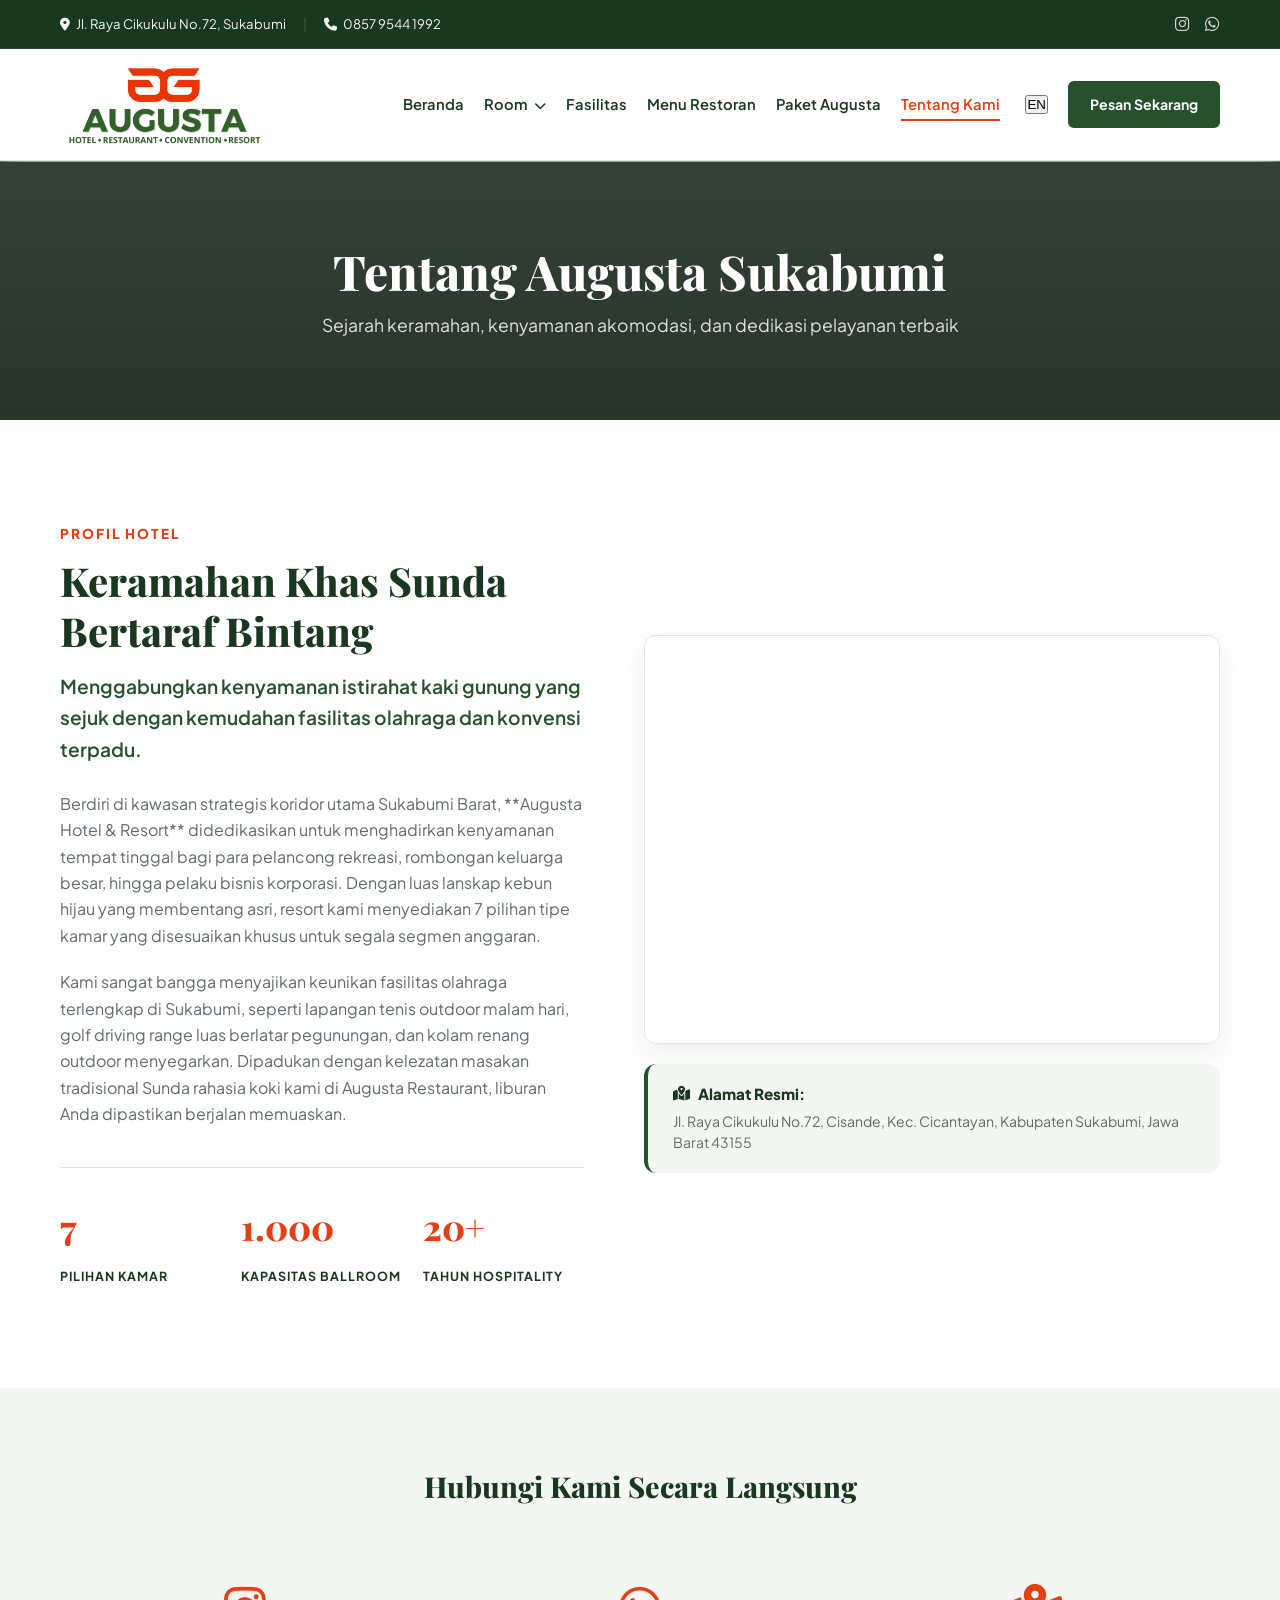
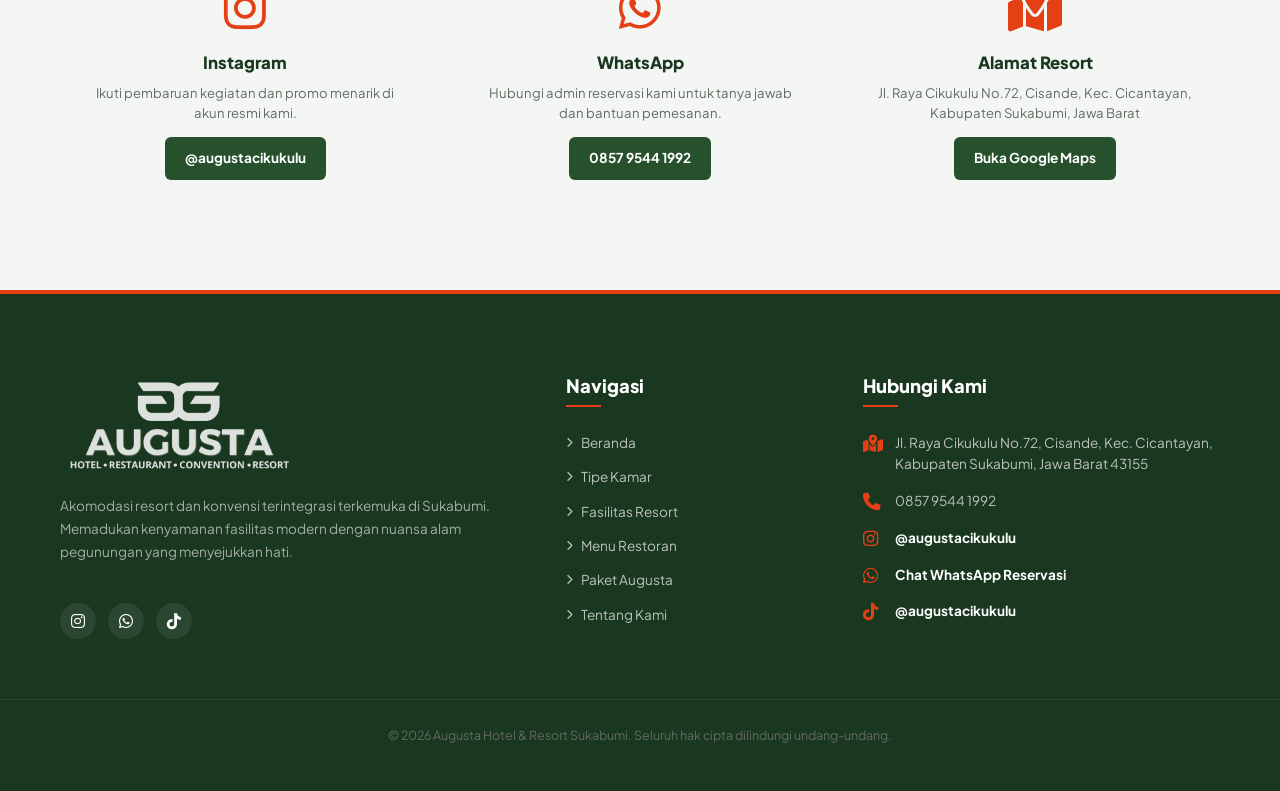
<file: about.html>
<!DOCTYPE html>
<html lang="id">
<head>
    <meta charset="UTF-8">
    <meta name="viewport" content="width=device-width, initial-scale=1.0">
    <title>Tentang Kami - Augusta Hotel & Resort</title>
    <meta name="description" content="Ketahui lebih dalam tentang sejarah, nilai hospitality Sunda, profil manajemen, dan lokasi strategis Augusta Hotel & Resort Sukabumi.">
    <link rel="icon" type="image/png" href="images/ag.png">
    
    <!-- Google Fonts & FontAwesome -->
    <link rel="preconnect" href="https://fonts.googleapis.com">
    <link rel="preconnect" href="https://fonts.gstatic.com" crossorigin>
    <link href="https://fonts.googleapis.com/css2?family=Playfair+Display:ital,wght@0,400..900;1,400..900&family=Plus+Jakarta+Sans:wght@300;400;500;600;700;800&display=swap" rel="stylesheet">
    <link rel="stylesheet" href="https://cdnjs.cloudflare.com/ajax/libs/font-awesome/6.4.0/css/all.min.css">
    
    <!-- Style CSS -->
    <link rel="stylesheet" href="style.css">
    
    <script>
        (function() {
            const savedLang = localStorage.getItem('augusta-lang');
            if (savedLang === 'en') {
                document.documentElement.classList.add('lang-en-active');
            }
        })();
    </script>
</head>
<body>

    <!-- Top Info Bar -->
    <div class="top-bar">
        <div class="container top-bar-content">
            <div class="top-info-left">
                <span><i class="fa-solid fa-location-dot"></i> Jl. Raya Cikukulu No.72, Sukabumi</span>
                <span class="separator">|</span>
                <span><i class="fa-solid fa-phone"></i> 0857 9544 1992</span>
            </div>
            <div class="top-info-right">
                <a href="https://www.instagram.com/augustacikukulu/" target="_blank" aria-label="Instagram"><i class="fa-brands fa-instagram"></i></a>
                <a href="https://wa.me/6285795441992" target="_blank" aria-label="WhatsApp"><i class="fa-brands fa-whatsapp"></i></a>
            </div>
        </div>
    </div>

    <!-- Sticky Header & Navbar -->
    <header class="main-header">
        <div class="container header-container">
            <a href="index.html" class="logo-container" aria-label="Augusta Hotel Home">
                <img src="images/Augusta Sukabumi.png" data-fallback="images/Augusta-Sukabumi.png" alt="Augusta Hotel Logo" class="hotel-logo-img">
            </a>

            <button class="mobile-nav-toggle" aria-label="Toggle navigation" aria-controls="primary-navigation" aria-expanded="false">
                <span class="hamburger-bar"></span>
                <span class="hamburger-bar"></span>
                <span class="hamburger-bar"></span>
            </button>

            <!-- Navigation Links -->
            <nav id="primary-navigation" class="navbar">
                <ul class="nav-menu">
                    <li class="nav-item"><a href="index.html" class="nav-link"><span class="lang-id">Beranda</span><span class="lang-en">Home</span></a></li>
                    <li class="nav-item dropdown">
                        <a href="rooms.html" class="nav-link dropdown-toggle"><span class="lang-id">Room</span><span class="lang-en">Room</span> <i class="fa-solid fa-chevron-down"></i></a>
                        <ul class="dropdown-menu">
                            <li><a href="rooms.html"><span class="lang-id">Semua Kamar (Lihat Semua)</span><span class="lang-en">All Rooms (View All)</span></a></li>
                            <li><a href="rooms.html?room=Suite">Suite Room</a></li>
                            <li><a href="rooms.html?room=Glamping">Glamping Room</a></li>
                            <li><a href="rooms.html?room=VIP">VIP Room</a></li>
                            <li><a href="rooms.html?room=Deluxe 1">Deluxe 1</a></li>
                            <li><a href="rooms.html?room=Deluxe 2">Deluxe 2</a></li>
                            <li><a href="rooms.html?room=Superior">Superior Room</a></li>
                            <li><a href="rooms.html?room=Standard">Standard Room</a></li>
                        </ul>
                    </li>
                    <li class="nav-item"><a href="facilities.html" class="nav-link"><span class="lang-id">Fasilitas</span><span class="lang-en">Facilities</span></a></li>
                    <li class="nav-item"><a href="restaurant.html" class="nav-link"><span class="lang-id">Menu Restoran</span><span class="lang-en">Restaurant</span></a></li>
                    <li class="nav-item"><a href="booking.html#paket" class="nav-link"><span class="lang-id">Paket Augusta</span><span class="lang-en">Packages</span></a></li>
                    <li class="nav-item"><a href="about.html" class="nav-link active"><span class="lang-id">Tentang Kami</span><span class="lang-en">About Us</span></a></li>
                </ul>
                
                <!-- Language Switcher -->
                <div class="nav-controls">
                    <button class="lang-toggle-btn" onclick="toggleLanguage()" aria-label="Toggle Language">
                        <span class="lang-id">EN</span>
                        <span class="lang-en">ID</span>
                    </button>
                </div>
                
                <a href="booking.html" class="btn btn-primary nav-cta"><span class="lang-id">Pesan Sekarang</span><span class="lang-en">Book Now</span></a>
            </nav>
        </div>
    </header>

    <!-- Header Banner -->
    <section class="page-header-banner" style="background-image: linear-gradient(rgba(28, 43, 31, 0.6), rgba(28, 43, 31, 0.8)), url('https://images.unsplash.com/photo-1540541338287-41700207dee6?auto=format&fit=crop&w=1920&q=80');">
        <div class="container">
            <h1><span class="lang-id">Tentang Augusta Sukabumi</span><span class="lang-en">About Augusta Sukabumi</span></h1>
            <p><span class="lang-id">Sejarah keramahan, kenyamanan akomodasi, dan dedikasi pelayanan terbaik</span><span class="lang-en">A history of hospitality, accommodation comfort, and dedicated quality services</span></p>
        </div>
    </section>

    <!-- About Content Grid -->
    <section class="about-section section-padding" id="about-details">
        <div class="container">
            <div class="about-grid">
                <div class="about-text-content">
                    <span class="section-tag"><span class="lang-id">Profil Hotel</span><span class="lang-en">Hotel Profile</span></span>
                    <h2 class="section-title">
                        <span class="lang-id">Keramahan Khas Sunda Bertaraf Bintang</span>
                        <span class="lang-en">Star-Quality Traditional Sundanese Hospitality</span>
                    </h2>
                    <p class="about-lead">
                        <span class="lang-id">Menggabungkan kenyamanan istirahat kaki gunung yang sejuk dengan kemudahan fasilitas olahraga dan konvensi terpadu.</span>
                        <span class="lang-en">Combining cool foothill lodging comforts with comprehensive sports and integrated convention hall amenities.</span>
                    </p>
                    <p class="lang-id">
                        Berdiri di kawasan strategis koridor utama Sukabumi Barat, **Augusta Hotel & Resort** didedikasikan untuk menghadirkan kenyamanan tempat tinggal bagi para pelancong rekreasi, rombongan keluarga besar, hingga pelaku bisnis korporasi. Dengan luas lanskap kebun hijau yang membentang asri, resort kami menyediakan 7 pilihan tipe kamar yang disesuaikan khusus untuk segala segmen anggaran.
                    </p>
                    <p class="lang-en">
                        Established in the strategic corridor of West Sukabumi, **Augusta Hotel & Resort** is dedicated to providing comfort for leisure travelers, family groups, and corporate business guests. Spanning green garden landscapes, our resort provides 7 choices of room tiers tailor-made for all budget ranges.
                    </p>
                    <p class="lang-id">
                        Kami sangat bangga menyajikan keunikan fasilitas olahraga terlengkap di Sukabumi, seperti lapangan tenis outdoor malam hari, golf driving range luas berlatar pegunungan, dan kolam renang outdoor menyegarkan. Dipadukan dengan kelezatan masakan tradisional Sunda rahasia koki kami di Augusta Restaurant, liburan Anda dipastikan berjalan memuaskan.
                    </p>
                    <p class="lang-en">
                        We take great pride in presenting the most comprehensive sports facilities in Sukabumi, including outdoor night-tennis courts, a golf driving range with mountain vistas, and refreshing pools. Blended with delicious secret-recipe Sundanese food at Augusta Restaurant, your vacation is guaranteed to be satisfying.
                    </p>

                    <!-- Stats Grid -->
                    <div class="about-stats-grid">
                        <div class="stat-card">
                            <span class="stat-num">7</span>
                            <span class="stat-label"><span class="lang-id">Pilihan Kamar</span><span class="lang-en">Room Options</span></span>
                        </div>
                        <div class="stat-card">
                            <span class="stat-num">1.000</span>
                            <span class="stat-label"><span class="lang-id">Kapasitas Ballroom</span><span class="lang-en">Ballroom Capacity</span></span>
                        </div>
                        <div class="stat-card">
                            <span class="stat-num">20+</span>
                            <span class="lang-id"><span class="stat-label">Tahun Hospitality</span></span>
                            <span class="lang-en"><span class="stat-label">Years Hospitality</span></span>
                        </div>
                    </div>
                </div>
                
                <div class="about-media-content">
                    <!-- Map Iframe -->
                    <div class="map-wrapper">
                        <iframe 
                            src="https://www.google.com/maps/embed?pb=!1m18!1m12!1m3!1d3960.9168916301323!2d106.86314357589632!3d-6.899351093100067!2m3!1f0!2f0!3f0!3m2!1i1024!2i768!4f13.1!3m3!1m2!1s0x2e68370df33100db%3A0xe6bf448fdb09e46a!2sAugusta%20Hotel!5e0!3m2!1sid!2sid!4v1719210000000!5m2!1sid!2sid" 
                            width="100%" 
                            height="400" 
                            style="border:0;" 
                            allowfullscreen="" 
                            loading="lazy" 
                            referrerpolicy="no-referrer-when-downgrade"
                            title="Peta Lokasi Augusta Hotel Sukabumi">
                        </iframe>
                    </div>
                    <div class="location-details-box">
                        <h4><i class="fa-solid fa-map-location-dot"></i> <span class="lang-id">Alamat Resmi:</span><span class="lang-en">Official Address:</span></h4>
                        <p>Jl. Raya Cikukulu No.72, Cisande, Kec. Cicantayan, Kabupaten Sukabumi, Jawa Barat 43155</p>
                    </div>
                </div>
            </div>
        </div>
    </section>

    <!-- Contacts details -->
    <section class="section-padding bg-light" style="padding: 80px 0;">
        <div class="container">
            <h3 class="other-facilities-title text-center" style="margin-bottom: 50px;">
                <span class="lang-id">Hubungi Kami Secara Langsung</span>
                <span class="lang-en">Connect With Us Directly</span>
            </h3>
            
            <div class="other-facilities-grid" style="grid-template-columns: repeat(3, 1fr);">
                <!-- Instagram -->
                <div class="other-facility-card">
                    <i class="fa-brands fa-instagram" style="font-size: 3rem;"></i>
                    <h4>Instagram</h4>
                    <p><span class="lang-id">Ikuti pembaruan kegiatan dan promo menarik di akun resmi kami.</span><span class="lang-en">Follow our official account for updates, events, and promo details.</span></p>
                    <a href="https://www.instagram.com/augustacikukulu/" target="_blank" class="btn btn-primary btn-sm" style="margin-top: 15px;">@augustacikukulu</a>
                </div>
                
                <!-- WhatsApp -->
                <div class="other-facility-card">
                    <i class="fa-brands fa-whatsapp" style="font-size: 3rem;"></i>
                    <h4>WhatsApp</h4>
                    <p><span class="lang-id">Hubungi admin reservasi kami untuk tanya jawab dan bantuan pemesanan.</span><span class="lang-en">Chat with our reservation admins for inquiries and booking help.</span></p>
                    <a href="https://wa.me/6285795441992" target="_blank" class="btn btn-primary btn-sm" style="margin-top: 15px;">0857 9544 1992</a>
                </div>

                <!-- Alamat -->
                <div class="other-facility-card">
                    <i class="fa-solid fa-map-location-dot" style="font-size: 3rem;"></i>
                    <h4><span class="lang-id">Alamat Resort</span><span class="lang-en">Resort Address</span></h4>
                    <p><span class="lang-id">Jl. Raya Cikukulu No.72, Cisande, Kec. Cicantayan, Kabupaten Sukabumi, Jawa Barat</span><span class="lang-en">Jl. Raya Cikukulu No.72, Cisande, Kec. Cicantayan, Sukabumi Regency, West Java</span></p>
                    <a href="https://maps.google.com/?q=Augusta+Hotel+Sukabumi" target="_blank" class="btn btn-primary btn-sm" style="margin-top: 15px;"><span class="lang-id">Buka Google Maps</span><span class="lang-en">Open Google Maps</span></a>
                </div>
            </div>
        </div>
    </section>

     <!-- Footer -->
    <footer class="main-footer">
        <div class="container footer-grid">
            <div class="footer-brand-column">
                <img src="images/Augusta Sukabumi.png" data-fallback="images/Augusta Sukabumi.png" alt="Augusta Hotel Logo" class="hotel-logo-img">
                <p class="footer-about-text">
                    <span class="lang-id">Akomodasi resort dan konvensi terintegrasi terkemuka di Sukabumi. Memadukan kenyamanan fasilitas modern dengan nuansa alam pegunungan yang menyejukkan hati.</span>
                    <span class="lang-en">A leading integrated resort and convention accommodation in Sukabumi. Blending modern facility comforts with a soothing mountain nature vibe.</span>
                </p>
                <div class="footer-socials">
                    <a href="https://www.instagram.com/augustacikukulu/" target="_blank" aria-label="Instagram"><i class="fa-brands fa-instagram"></i></a>
                    <a href="https://wa.me/6285795441992" target="_blank" aria-label="WhatsApp"><i class="fa-brands fa-whatsapp"></i></a>
                    <a href="https://www.tiktok.com/@augustacikukulu" target="_blank" aria-label="Tiktok"><i class="fa-brands fa-tiktok"></i></a>
                </div>
            </div>

            <!-- Quick Links -->
            <div class="footer-links-column">
                <h3>Navigasi</h3>
                <ul class="footer-links">
                    <li><a href="index.html"><i class="fa-solid fa-chevron-right"></i> <span class="lang-id">Beranda</span><span class="lang-en">Home</span></a></li>
                    <li><a href="rooms.html"><i class="fa-solid fa-chevron-right"></i> <span class="lang-id">Tipe Kamar</span><span class="lang-en">Room Tiers</span></a></li>
                    <li><a href="facilities.html"><i class="fa-solid fa-chevron-right"></i> <span class="lang-id">Fasilitas Resort</span><span class="lang-en">Resort Facilities</span></a></li>
                    <li><a href="restaurant.html"><i class="fa-solid fa-chevron-right"></i> <span class="lang-id">Menu Restoran</span><span class="lang-en">Restaurant Menu</span></a></li>
                    <li><a href="booking.html#paket"><i class="fa-solid fa-chevron-right"></i> <span class="lang-id">Paket Augusta</span><span class="lang-en">Special Packages</span></a></li>
                    <li><a href="about.html"><i class="fa-solid fa-chevron-right"></i> <span class="lang-id">Tentang Kami</span><span class="lang-en">About Us</span></a></li>
                </ul>
            </div>

            <!-- Contact Column -->
            <div class="footer-contact-column">
                <h3>Hubungi Kami</h3>
                <ul class="footer-contact-info">
                    <li>
                        <i class="fa-solid fa-map-location-dot"></i>
                        <span>Jl. Raya Cikukulu No.72, Cisande, Kec. Cicantayan, Kabupaten Sukabumi, Jawa Barat 43155</span>
                    </li>
                    <li>
                        <i class="fa-solid fa-phone"></i>
                        <span>0857 9544 1992</span>
                    </li>
                    <li>
                        <i class="fa-brands fa-instagram"></i>
                        <span><a href="https://www.instagram.com/augustacikukulu/" target="_blank" class="footer-link-highlight">@augustacikukulu</a></span>
                    </li>
                    <li>
                        <i class="fa-brands fa-whatsapp"></i>
                        <span><a href="https://wa.me/6285795441992" target="_blank" class="footer-link-highlight">Chat WhatsApp Reservasi</a></span>
                    </li>
                    <li>
                        <i class="fa-brands fa-tiktok"></i>
                        <span><a href="https://www.tiktok.com/@augustacikukulu" target="_blank" class="footer-link-highlight">@augustacikukulu</a></span>
                    </li>
                </ul>
            </div>
        </div>

        <!-- Copyright -->
        <div class="footer-bottom text-center">
            <div class="container">
                <p>&copy; 2026 Augusta Hotel & Resort Sukabumi. <span class="lang-id">Seluruh hak cipta dilindungi undang-undang.</span><span class="lang-en">All rights reserved.</span></p>
            </div>
        </div>
    </footer>

    <!-- Script JS -->
    <script src="script.js"></script>
</body>
</html>
</file>
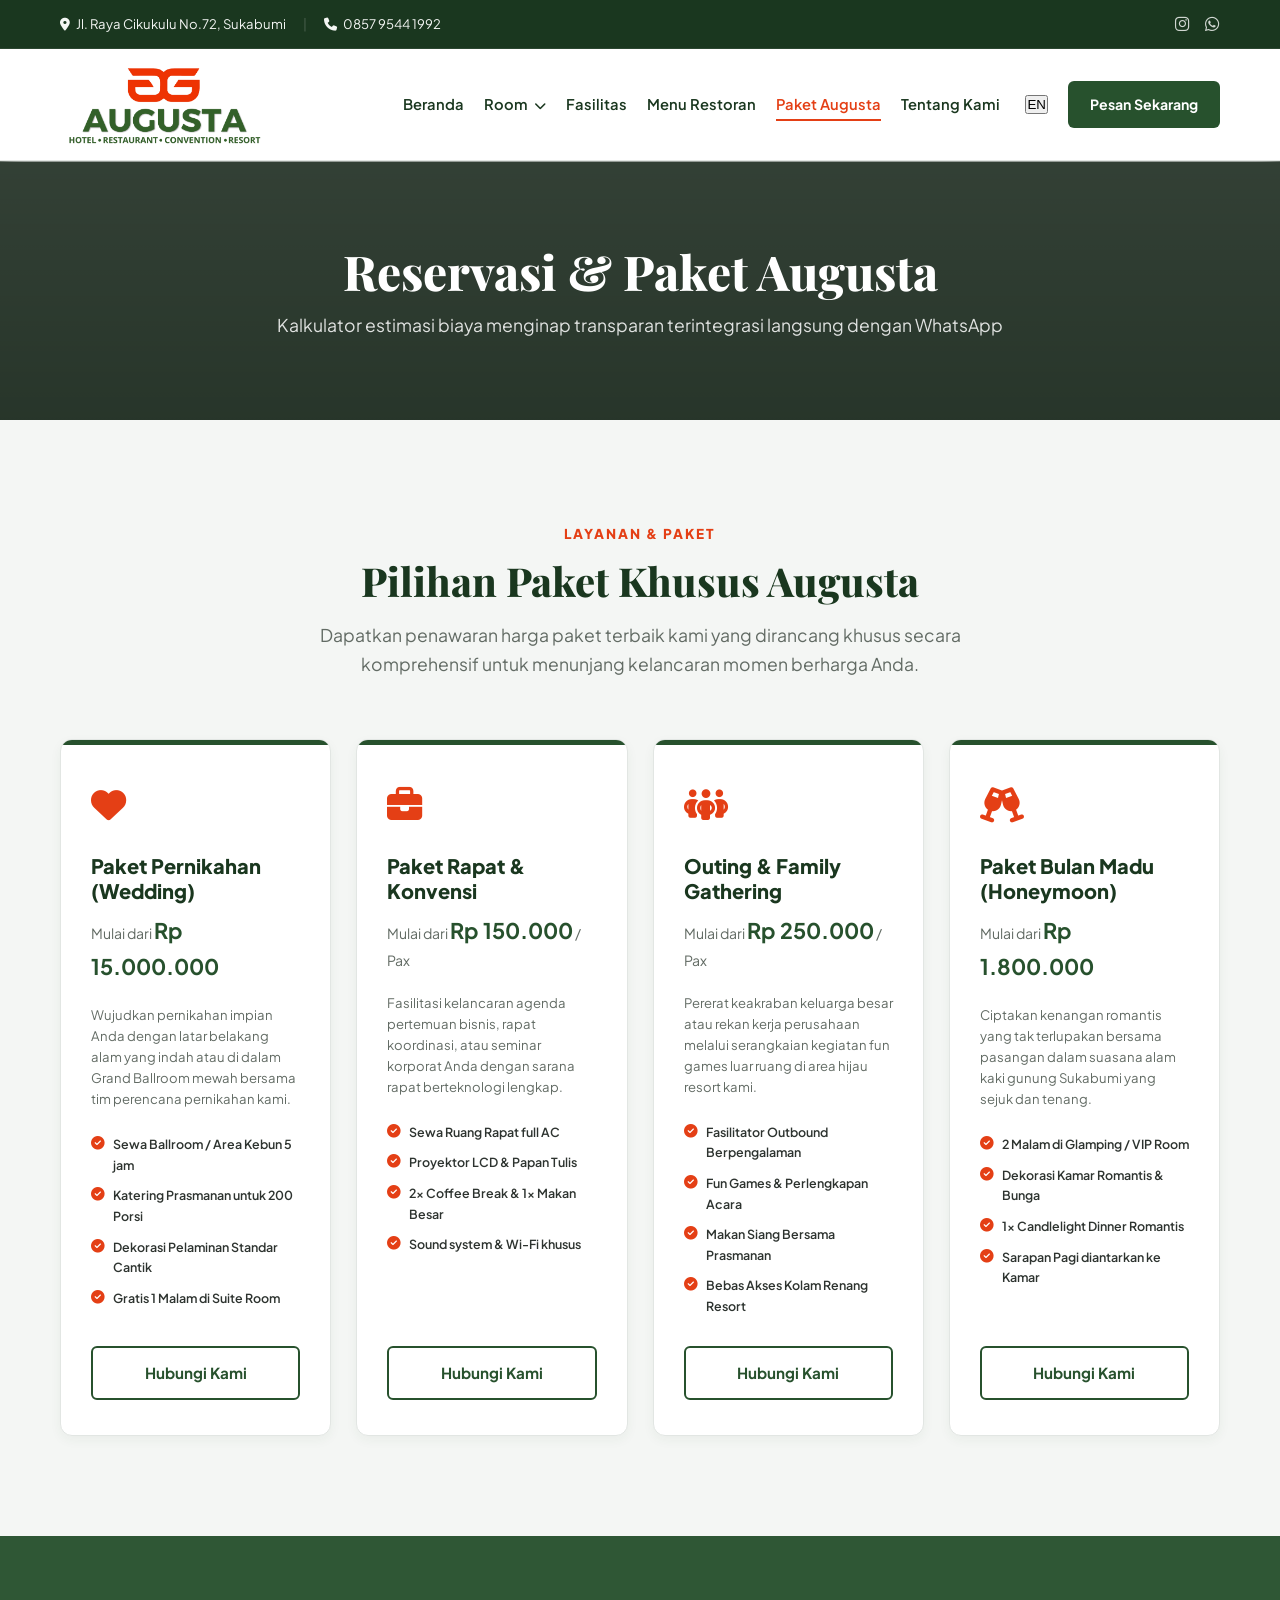
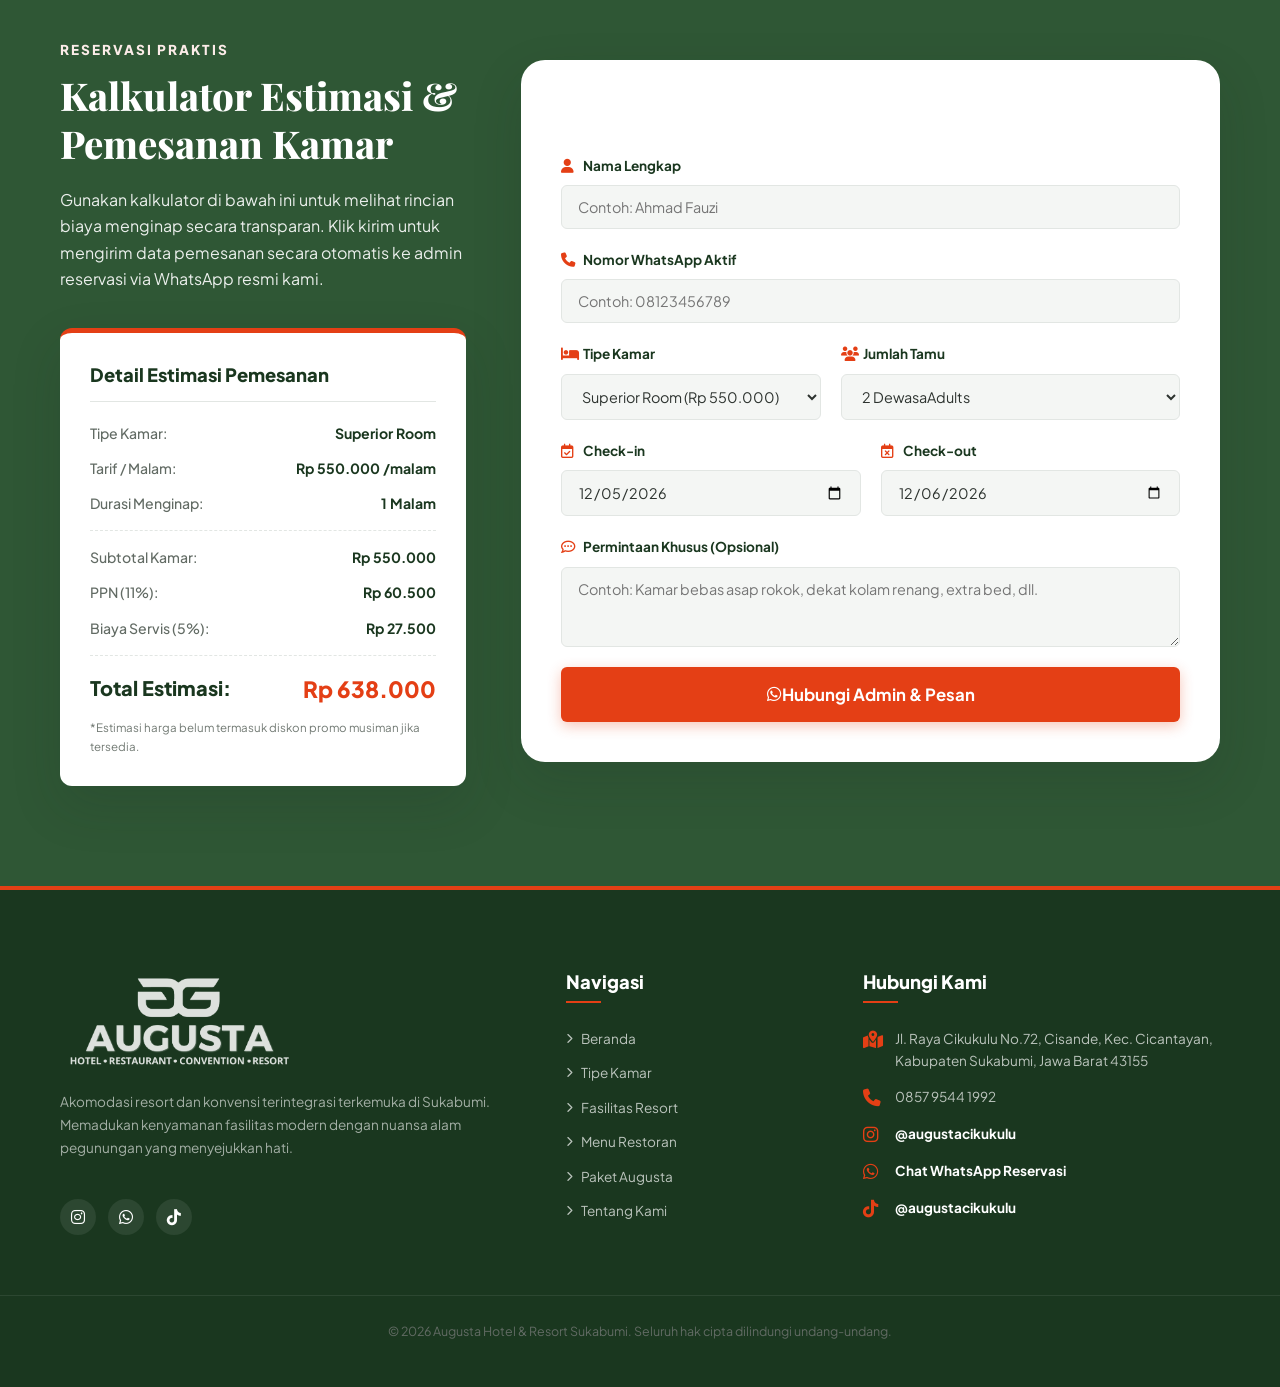
<file: booking.html>
<!DOCTYPE html>
<html lang="id">
<head>
    <meta charset="UTF-8">
    <meta name="viewport" content="width=device-width, initial-scale=1.0">
    <title>Reservasi & Paket - Augusta Hotel & Resort</title>
    <meta name="description" content="Gunakan kalkulator estimasi biaya untuk menghitung harga menginap di Augusta Hotel Sukabumi dan kirim pemesanan langsung lewat WhatsApp secara cepat.">
    <link rel="icon" type="image/png" href="images/ag.png">
    
    <!-- Google Fonts & FontAwesome -->
    <link rel="preconnect" href="https://fonts.googleapis.com">
    <link rel="preconnect" href="https://fonts.gstatic.com" crossorigin>
    <link href="https://fonts.googleapis.com/css2?family=Playfair+Display:ital,wght@0,400..900;1,400..900&family=Plus+Jakarta+Sans:wght@300;400;500;600;700;800&display=swap" rel="stylesheet">
    <link rel="stylesheet" href="https://cdnjs.cloudflare.com/ajax/libs/font-awesome/6.4.0/css/all.min.css">
    
    <!-- Style CSS -->
    <link rel="stylesheet" href="style.css">
    
    <script>
        (function() {
            const savedLang = localStorage.getItem('augusta-lang');
            if (savedLang === 'en') {
                document.documentElement.classList.add('lang-en-active');
            }
        })();
    </script>
</head>
<body>

    <!-- Top Info Bar -->
    <div class="top-bar">
        <div class="container top-bar-content">
            <div class="top-info-left">
                <span><i class="fa-solid fa-location-dot"></i> Jl. Raya Cikukulu No.72, Sukabumi</span>
                <span class="separator">|</span>
                <span><i class="fa-solid fa-phone"></i> 0857 9544 1992</span>
            </div>
            <div class="top-info-right">
                <a href="https://www.instagram.com/augustacikukulu/" target="_blank" aria-label="Instagram"><i class="fa-brands fa-instagram"></i></a>
                <a href="https://wa.me/6285795441992" target="_blank" aria-label="WhatsApp"><i class="fa-brands fa-whatsapp"></i></a>
            </div>
        </div>
    </div>

    <!-- Sticky Header & Navbar -->
    <header class="main-header">
        <div class="container header-container">
            <a href="index.html" class="logo-container" aria-label="Augusta Hotel Home">
                <img src="images/Augusta Sukabumi.png" data-fallback="images/Augusta-Sukabumi.png" alt="Augusta Hotel Logo" class="hotel-logo-img">
            </a>

            <button class="mobile-nav-toggle" aria-label="Toggle navigation" aria-controls="primary-navigation" aria-expanded="false">
                <span class="hamburger-bar"></span>
                <span class="hamburger-bar"></span>
                <span class="hamburger-bar"></span>
            </button>

            <!-- Navigation Links -->
            <nav id="primary-navigation" class="navbar">
                <ul class="nav-menu">
                    <li class="nav-item"><a href="index.html" class="nav-link"><span class="lang-id">Beranda</span><span class="lang-en">Home</span></a></li>
                    <li class="nav-item dropdown">
                        <a href="rooms.html" class="nav-link dropdown-toggle"><span class="lang-id">Room</span><span class="lang-en">Room</span> <i class="fa-solid fa-chevron-down"></i></a>
                        <ul class="dropdown-menu">
                            <li><a href="rooms.html"><span class="lang-id">Semua Kamar (Lihat Semua)</span><span class="lang-en">All Rooms (View All)</span></a></li>
                            <li><a href="rooms.html?room=Suite">Suite Room</a></li>
                            <li><a href="rooms.html?room=Glamping">Glamping Room</a></li>
                            <li><a href="rooms.html?room=VIP">VIP Room</a></li>
                            <li><a href="rooms.html?room=Deluxe 1">Deluxe 1</a></li>
                            <li><a href="rooms.html?room=Deluxe 2">Deluxe 2</a></li>
                            <li><a href="rooms.html?room=Superior">Superior Room</a></li>
                            <li><a href="rooms.html?room=Standard">Standard Room</a></li>
                        </ul>
                    </li>
                    <li class="nav-item"><a href="facilities.html" class="nav-link"><span class="lang-id">Fasilitas</span><span class="lang-en">Facilities</span></a></li>
                    <li class="nav-item"><a href="restaurant.html" class="nav-link"><span class="lang-id">Menu Restoran</span><span class="lang-en">Restaurant</span></a></li>
                    <li class="nav-item"><a href="booking.html#paket" class="nav-link active"><span class="lang-id">Paket Augusta</span><span class="lang-en">Packages</span></a></li>
                    <li class="nav-item"><a href="about.html" class="nav-link"><span class="lang-id">Tentang Kami</span><span class="lang-en">About Us</span></a></li>
                </ul>
                
                <!-- Language Switcher -->
                <div class="nav-controls">
                    <button class="lang-toggle-btn" onclick="toggleLanguage()" aria-label="Toggle Language">
                        <span class="lang-id">EN</span>
                        <span class="lang-en">ID</span>
                    </button>
                </div>
                
                <a href="booking.html" class="btn btn-primary nav-cta active"><span class="lang-id">Pesan Sekarang</span><span class="lang-en">Book Now</span></a>
            </nav>
        </div>
    </header>

    <!-- Header Banner -->
    <section class="page-header-banner" style="background-image: linear-gradient(rgba(28, 43, 31, 0.6), rgba(28, 43, 31, 0.8)), url('https://images.unsplash.com/photo-1582719478250-c89cae4dc85b?auto=format&fit=crop&w=1920&q=80');">
        <div class="container">
            <h1><span class="lang-id">Reservasi & Paket Augusta</span><span class="lang-en">Reservations & Packages</span></h1>
            <p><span class="lang-id">Kalkulator estimasi biaya menginap transparan terintegrasi langsung dengan WhatsApp</span><span class="lang-en">Transparent booking cost calculator integrated directly with WhatsApp</span></p>
        </div>
    </section>

    <!-- Section 1: Special Packages (Paket Augusta) -->
    <section class="packages-section section-padding bg-light" id="paket">
        <div class="container">
            <div class="section-header text-center">
                <span class="section-tag"><span class="lang-id">Layanan & Paket</span><span class="lang-en">Services & Packages</span></span>
                <h2 class="section-title"><span class="lang-id">Pilihan Paket Khusus Augusta</span><span class="lang-en">Augusta Special Packages</span></h2>
                <p class="section-subtitle">
                    <span class="lang-id">Dapatkan penawaran harga paket terbaik kami yang dirancang khusus secara komprehensif untuk menunjang kelancaran momen berharga Anda.</span>
                    <span class="lang-en">Get our best special packages comprehensively tailored to ensure the success of your precious moments.</span>
                </p>
            </div>

            <!-- Packages Grid -->
            <div class="packages-grid">
                <!-- Wedding Package -->
                <div class="package-card animate-hover">
                    <div class="package-icon-container"><i class="fa-solid fa-heart"></i></div>
                    <h3 class="package-title"><span class="lang-id">Paket Pernikahan (Wedding)</span><span class="lang-en">Wedding Package</span></h3>
                    <p class="package-subtitle"><span class="lang-id">Mulai dari</span><span class="lang-en">Starting from</span> <strong>Rp 15.000.000</strong></p>
                    <p class="package-desc">
                        <span class="lang-id">Wujudkan pernikahan impian Anda dengan latar belakang alam yang indah atau di dalam Grand Ballroom mewah bersama tim perencana pernikahan kami.</span>
                        <span class="lang-en">Realize your dream wedding with beautiful nature backdrops or inside our luxurious Grand Ballroom with our planning team.</span>
                    </p>
                    <ul class="package-inclusions">
                        <li><i class="fa-solid fa-circle-check text-accent"></i> <span class="lang-id">Sewa Ballroom / Area Kebun 5 jam</span><span class="lang-en">5-hour Ballroom / Garden Area rental</span></li>
                        <li><i class="fa-solid fa-circle-check text-accent"></i> <span class="lang-id">Katering Prasmanan untuk 200 Porsi</span><span class="lang-en">Buffet Catering for 200 Portions</span></li>
                        <li><i class="fa-solid fa-circle-check text-accent"></i> <span class="lang-id">Dekorasi Pelaminan Standar Cantik</span><span class="lang-en">Beautiful Standard stage decorations</span></li>
                        <li><i class="fa-solid fa-circle-check text-accent"></i> <span class="lang-id">Gratis 1 Malam di Suite Room</span><span class="lang-en">1 Complimentary Night in Suite Room</span></li>
                    </ul>
                    <a href="https://wa.me/6285795441992?text=Halo%20Augusta%20Hotel,%20saya%20tertarik%20dengan%20Paket%20Pernikahan%20(Wedding)." target="_blank" class="btn btn-outline btn-block"><span class="lang-id">Hubungi Kami</span><span class="lang-en">Contact Us</span></a>
                </div>

                <!-- Convention / Meeting Package -->
                <div class="package-card animate-hover">
                    <div class="package-icon-container"><i class="fa-solid fa-briefcase"></i></div>
                    <h3 class="package-title"><span class="lang-id">Paket Rapat & Konvensi</span><span class="lang-en">Meeting & Convention</span></h3>
                    <p class="package-subtitle"><span class="lang-id">Mulai dari</span><span class="lang-en">Starting from</span> <strong>Rp 150.000</strong> / Pax</p>
                    <p class="package-desc">
                        <span class="lang-id">Fasilitasi kelancaran agenda pertemuan bisnis, rapat koordinasi, atau seminar korporat Anda dengan sarana rapat berteknologi lengkap.</span>
                        <span class="lang-en">Facilitate smooth business meetings, coordination sessions, or corporate seminars with fully equipped meeting amenities.</span>
                    </p>
                    <ul class="package-inclusions">
                        <li><i class="fa-solid fa-circle-check text-accent"></i> <span class="lang-id">Sewa Ruang Rapat full AC</span><span class="lang-en">Air-conditioned Meeting Room rental</span></li>
                        <li><i class="fa-solid fa-circle-check text-accent"></i> <span class="lang-id">Proyektor LCD & Papan Tulis</span><span class="lang-en">LCD Projector & Whiteboard systems</span></li>
                        <li><i class="fa-solid fa-circle-check text-accent"></i> <span class="lang-id">2x Coffee Break & 1x Makan Besar</span><span class="lang-en">2x Coffee Breaks & 1x Main Meal</span></li>
                        <li><i class="fa-solid fa-circle-check text-accent"></i> <span class="lang-id">Sound system & Wi-Fi khusus</span><span class="lang-en">Dedicated Sound system & Wi-Fi</span></li>
                    </ul>
                    <a href="https://wa.me/6285795441992?text=Halo%20Augusta%20Hotel,%20saya%20tertarik%20dengan%20Paket%20Rapat%20dan%20Konvensi." target="_blank" class="btn btn-outline btn-block"><span class="lang-id">Hubungi Kami</span><span class="lang-en">Contact Us</span></a>
                </div>

                <!-- Family Outing / Gathering Package -->
                <div class="package-card animate-hover">
                    <div class="package-icon-container"><i class="fa-solid fa-people-group"></i></div>
                    <h3 class="package-title"><span class="lang-id">Outing & Family Gathering</span><span class="lang-en">Outing & Family Gathering</span></h3>
                    <p class="package-subtitle"><span class="lang-id">Mulai dari</span><span class="lang-en">Starting from</span> <strong>Rp 250.000</strong> / Pax</p>
                    <p class="package-desc">
                        <span class="lang-id">Pererat keakraban keluarga besar atau rekan kerja perusahaan melalui serangkaian kegiatan fun games luar ruang di area hijau resort kami.</span>
                        <span class="lang-en">Strengthen bonds between family or colleagues through outdoor fun games in our green resort fields.</span>
                    </p>
                    <ul class="package-inclusions">
                        <li><i class="fa-solid fa-circle-check text-accent"></i> <span class="lang-id">Fasilitator Outbound Berpengalaman</span><span class="lang-en">Experienced Outbound facilitators</span></li>
                        <li><i class="fa-solid fa-circle-check text-accent"></i> <span class="lang-id">Fun Games & Perlengkapan Acara</span><span class="lang-en">Fun Games & Event equipment setup</span></li>
                        <li><i class="fa-solid fa-circle-check text-accent"></i> <span class="lang-id">Makan Siang Bersama Prasmanan</span><span class="lang-en">Shared Buffet Lunch catering</span></li>
                        <li><i class="fa-solid fa-circle-check text-accent"></i> <span class="lang-id">Bebas Akses Kolam Renang Resort</span><span class="lang-en">Free access to the Resort Pool</span></li>
                    </ul>
                    <a href="https://wa.me/6285795441992?text=Halo%20Augusta%20Hotel,%20saya%20tertarik%20dengan%20Paket%20Outing%20dan%20Family%20Gathering." target="_blank" class="btn btn-outline btn-block"><span class="lang-id">Hubungi Kami</span><span class="lang-en">Contact Us</span></a>
                </div>

                <!-- Honeymoon Package -->
                <div class="package-card animate-hover">
                    <div class="package-icon-container"><i class="fa-solid fa-champagne-glasses"></i></div>
                    <h3 class="package-title"><span class="lang-id">Paket Bulan Madu (Honeymoon)</span><span class="lang-en">Honeymoon Package</span></h3>
                    <p class="package-subtitle"><span class="lang-id">Mulai dari</span><span class="lang-en">Starting from</span> <strong>Rp 1.800.000</strong></p>
                    <p class="package-desc">
                        <span class="lang-id">Ciptakan kenangan romantis yang tak terlupakan bersama pasangan dalam suasana alam kaki gunung Sukabumi yang sejuk dan tenang.</span>
                        <span class="lang-en">Create unforgettable romantic memories with your partner in Sukabumi's cool and quiet mountain climate.</span>
                    </p>
                    <ul class="package-inclusions">
                        <li><i class="fa-solid fa-circle-check text-accent"></i> <span class="lang-id">2 Malam di Glamping / VIP Room</span><span class="lang-en">2 Nights in Glamping / VIP Room</span></li>
                        <li><i class="fa-solid fa-circle-check text-accent"></i> <span class="lang-id">Dekorasi Kamar Romantis & Bunga</span><span class="lang-en">Romantic room setups with flowers</span></li>
                        <li><i class="fa-solid fa-circle-check text-accent"></i> <span class="lang-id">1x Candlelight Dinner Romantis</span><span class="lang-en">1x Romantic Candlelight Dinner</span></li>
                        <li><i class="fa-solid fa-circle-check text-accent"></i> <span class="lang-id">Sarapan Pagi diantarkan ke Kamar</span><span class="lang-en">Special Breakfast served in-room</span></li>
                    </ul>
                    <a href="https://wa.me/6285795441992?text=Halo%20Augusta%20Hotel,%20saya%20tertarik%20dengan%20Paket%20Bulan%20Madu%20(Honeymoon)." target="_blank" class="btn btn-outline btn-block"><span class="lang-id">Hubungi Kami</span><span class="lang-en">Contact Us</span></a>
                </div>
            </div>
        </div>
    </section>

    <!-- Section 2: WhatsApp Booking & Estimator -->
    <section class="booking-section section-padding text-white" id="booking">
        <div class="container">
            <div class="booking-grid">
                
                <!-- Booking Info & Calculator -->
                <div class="booking-info-panel">
                    <span class="section-tag-light"><span class="lang-id">Reservasi Praktis</span><span class="lang-en">Easy Reservation</span></span>
                    <h2>
                        <span class="lang-id">Kalkulator Estimasi & Pemesanan Kamar</span>
                        <span class="lang-en">Estimated Cost & Booking Calculator</span>
                    </h2>
                    <p>
                        <span class="lang-id">Gunakan kalkulator di bawah ini untuk melihat rincian biaya menginap secara transparan. Klik kirim untuk mengirim data pemesanan secara otomatis ke admin reservasi via WhatsApp resmi kami.</span>
                        <span class="lang-en">Use the calculator below to view a transparent billing breakdown of your stay. Click submit to automatically send your reservation details to our admin via our official WhatsApp chat.</span>
                    </p>
                    
                    <!-- Billing Receipt Card -->
                    <div class="price-breakdown-card" id="price-breakdown">
                        <h3><span class="lang-id">Detail Estimasi Pemesanan</span><span class="lang-en">Estimated Booking Details</span></h3>
                        
                        <div class="breakdown-row">
                            <span><span class="lang-id">Tipe Kamar:</span><span class="lang-en">Room Type:</span></span>
                            <span id="breakdown-room-type">-</span>
                        </div>
                        <div class="breakdown-row">
                            <span><span class="lang-id">Tarif / Malam:</span><span class="lang-en">Rate / Night:</span></span>
                            <span id="breakdown-room-rate">Rp 0</span>
                        </div>
                        <div class="breakdown-row">
                            <span><span class="lang-id">Durasi Menginap:</span><span class="lang-en">Duration of Stay:</span></span>
                            <span id="breakdown-nights">0 Malam</span>
                        </div>
                        <div class="breakdown-row subtotal-row">
                            <span><span class="lang-id">Subtotal Kamar:</span><span class="lang-en">Room Subtotal:</span></span>
                            <span id="breakdown-subtotal">Rp 0</span>
                        </div>
                        <div class="breakdown-row">
                            <span><span class="lang-id">PPN (11%):</span><span class="lang-en">Taxes (PPN 11%):</span></span>
                            <span id="breakdown-tax">Rp 0</span>
                        </div>
                        <div class="breakdown-row">
                            <span><span class="lang-id">Biaya Servis (5%):</span><span class="lang-en">Service Charge (5%):</span></span>
                            <span id="breakdown-service">Rp 0</span>
                        </div>
                        <hr class="breakdown-divider">
                        <div class="breakdown-row total-row">
                            <span><span class="lang-id">Total Estimasi:</span><span class="lang-en">Grand Total:</span></span>
                            <span id="breakdown-total">Rp 0</span>
                        </div>
                        <p class="breakdown-note">
                            <span class="lang-id">*Estimasi harga belum termasuk diskon promo musiman jika tersedia.</span>
                            <span class="lang-en">*Pricing estimate does not include seasonal discount promos if available.</span>
                        </p>
                    </div>
                </div>

                <!-- Booking Form -->
                <div class="booking-form-panel">
                    <form id="whatsapp-booking-form" onsubmit="submitToWhatsApp(event)">
                        <h3 class="form-title"><span class="lang-id">Formulir Pemesanan</span><span class="lang-en">Reservation Form</span></h3>
                        
                        <div class="form-group">
                            <label for="booking-name"><i class="fa-solid fa-user"></i> <span class="lang-id">Nama Lengkap</span><span class="lang-en">Full Name</span></label>
                            <input type="text" id="booking-name" placeholder="Contoh: Ahmad Fauzi" required>
                        </div>
                        
                        <div class="form-group">
                            <label for="booking-phone"><i class="fa-solid fa-phone"></i> <span class="lang-id">Nomor WhatsApp Aktif</span><span class="lang-en">Active WhatsApp Number</span></label>
                            <input type="tel" id="booking-phone" placeholder="Contoh: 08123456789" required>
                        </div>
                        
                        <div class="form-row">
                            <div class="form-group">
                                <label for="booking-room"><i class="fa-solid fa-bed"></i> <span class="lang-id">Tipe Kamar</span><span class="lang-en">Room Type</span></label>
                                <select id="booking-room" onchange="updateBookingCalculation()" required>
                                    <option value="Suite" data-price="1250000">Suite Room (Rp 1.250.000)</option>
                                    <option value="Glamping" data-price="950000">Glamping Room (Rp 950.000)</option>
                                    <option value="VIP" data-price="850000">VIP Room (Rp 850.000)</option>
                                    <option value="Deluxe 1" data-price="700000">Deluxe 1 (Rp 700.000)</option>
                                    <option value="Deluxe 2" data-price="650000">Deluxe 2 (Rp 650.000)</option>
                                    <option value="Superior" data-price="550000" selected>Superior Room (Rp 550.000)</option>
                                    <option value="Standard" data-price="425000">Standard Room (Rp 425.000)</option>
                                </select>
                            </div>
                            <div class="form-group">
                                <label for="booking-guests"><i class="fa-solid fa-users"></i> <span class="lang-id">Jumlah Tamu</span><span class="lang-en">Total Guests</span></label>
                                <select id="booking-guests">
                                    <option value="1 Dewasa">1 <span class="lang-id">Dewasa</span><span class="lang-en">Adult</span></option>
                                    <option value="2 Dewasa" selected>2 <span class="lang-id">Dewasa</span><span class="lang-en">Adults</span></option>
                                    <option value="2 Dewasa & 1 Anak">2 <span class="lang-id">Dewasa & 1 Anak</span><span class="lang-en">Adults & 1 Child</span></option>
                                    <option value="2 Dewasa & 2 Anak">2 <span class="lang-id">Dewasa & 2 Anak</span><span class="lang-en">Adults & 2 Children</span></option>
                                    <option value="3+ Dewasa"><span class="lang-id">Rombongan (3+ Dewasa)</span><span class="lang-en">Group (3+ Adults)</span></option>
                                </select>
                            </div>
                        </div>

                        <div class="form-row">
                            <div class="form-group">
                                <label for="booking-checkin"><i class="fa-regular fa-calendar-check"></i> Check-in</label>
                                <input type="date" id="booking-checkin" onchange="updateBookingCalculation()" required>
                            </div>
                            <div class="form-group">
                                <label for="booking-checkout"><i class="fa-regular fa-calendar-times"></i> Check-out</label>
                                <input type="date" id="booking-checkout" onchange="updateBookingCalculation()" required>
                            </div>
                        </div>

                        <div class="form-group">
                            <label for="booking-notes"><i class="fa-regular fa-comment-dots"></i> <span class="lang-id">Permintaan Khusus (Opsional)</span><span class="lang-en">Special Requests (Optional)</span></label>
                            <textarea id="booking-notes" rows="3" placeholder="Contoh: Kamar bebas asap rokok, dekat kolam renang, extra bed, dll."></textarea>
                        </div>

                        <button type="submit" class="btn btn-accent btn-block btn-lg">
                            <i class="fa-brands fa-whatsapp"></i> 
                            <span class="lang-id">Hubungi Admin & Pesan</span><span class="lang-en">Contact Admin & Book</span>
                        </button>
                    </form>
                </div>

            </div>
        </div>
    </section>

     <!-- Footer -->
    <footer class="main-footer">
        <div class="container footer-grid">
            <div class="footer-brand-column">
                <img src="images/Augusta Sukabumi.png" data-fallback="images/Augusta Sukabumi.png" alt="Augusta Hotel Logo" class="hotel-logo-img">
                <p class="footer-about-text">
                    <span class="lang-id">Akomodasi resort dan konvensi terintegrasi terkemuka di Sukabumi. Memadukan kenyamanan fasilitas modern dengan nuansa alam pegunungan yang menyejukkan hati.</span>
                    <span class="lang-en">A leading integrated resort and convention accommodation in Sukabumi. Blending modern facility comforts with a soothing mountain nature vibe.</span>
                </p>
                <div class="footer-socials">
                    <a href="https://www.instagram.com/augustacikukulu/" target="_blank" aria-label="Instagram"><i class="fa-brands fa-instagram"></i></a>
                    <a href="https://wa.me/6285795441992" target="_blank" aria-label="WhatsApp"><i class="fa-brands fa-whatsapp"></i></a>
                    <a href="https://www.tiktok.com/@augustacikukulu" target="_blank" aria-label="Tiktok"><i class="fa-brands fa-tiktok"></i></a>
                </div>
            </div>

            <!-- Quick Links -->
            <div class="footer-links-column">
                <h3>Navigasi</h3>
                <ul class="footer-links">
                    <li><a href="index.html"><i class="fa-solid fa-chevron-right"></i> <span class="lang-id">Beranda</span><span class="lang-en">Home</span></a></li>
                    <li><a href="rooms.html"><i class="fa-solid fa-chevron-right"></i> <span class="lang-id">Tipe Kamar</span><span class="lang-en">Room Tiers</span></a></li>
                    <li><a href="facilities.html"><i class="fa-solid fa-chevron-right"></i> <span class="lang-id">Fasilitas Resort</span><span class="lang-en">Resort Facilities</span></a></li>
                    <li><a href="restaurant.html"><i class="fa-solid fa-chevron-right"></i> <span class="lang-id">Menu Restoran</span><span class="lang-en">Restaurant Menu</span></a></li>
                    <li><a href="booking.html#paket"><i class="fa-solid fa-chevron-right"></i> <span class="lang-id">Paket Augusta</span><span class="lang-en">Special Packages</span></a></li>
                    <li><a href="about.html"><i class="fa-solid fa-chevron-right"></i> <span class="lang-id">Tentang Kami</span><span class="lang-en">About Us</span></a></li>
                </ul>
            </div>

            <!-- Contact Column -->
            <div class="footer-contact-column">
                <h3>Hubungi Kami</h3>
                <ul class="footer-contact-info">
                    <li>
                        <i class="fa-solid fa-map-location-dot"></i>
                        <span>Jl. Raya Cikukulu No.72, Cisande, Kec. Cicantayan, Kabupaten Sukabumi, Jawa Barat 43155</span>
                    </li>
                    <li>
                        <i class="fa-solid fa-phone"></i>
                        <span>0857 9544 1992</span>
                    </li>
                    <li>
                        <i class="fa-brands fa-instagram"></i>
                        <span><a href="https://www.instagram.com/augustacikukulu/" target="_blank" class="footer-link-highlight">@augustacikukulu</a></span>
                    </li>
                    <li>
                        <i class="fa-brands fa-whatsapp"></i>
                        <span><a href="https://wa.me/6285795441992" target="_blank" class="footer-link-highlight">Chat WhatsApp Reservasi</a></span>
                    </li>
                    <li>
                        <i class="fa-brands fa-tiktok"></i>
                        <span><a href="https://www.tiktok.com/@augustacikukulu" target="_blank" class="footer-link-highlight">@augustacikukulu</a></span>
                    </li>
                </ul>
            </div>
        </div>

        <!-- Copyright -->
        <div class="footer-bottom text-center">
            <div class="container">
                <p>&copy; 2026 Augusta Hotel & Resort Sukabumi. <span class="lang-id">Seluruh hak cipta dilindungi undang-undang.</span><span class="lang-en">All rights reserved.</span></p>
            </div>
        </div>
    </footer>

    <!-- Script JS -->
    <script src="script.js"></script>
</body>
</html>
</file>
<file: style.css>
/* ==========================================================================
   Augusta Hotel & Resort - Style Sheets
   Brand Colors: Forest Green (#27512D) & Accent Orange (#E43F15)
   ========================================================================== */

/* Variables & Design System */
:root {
    --color-primary: #27512D;
    --color-primary-dark: #1A371F;
    --color-primary-medium: #224727;
    --color-primary-light: #E9EFEA;
    --color-accent: #E43F15;
    --color-accent-hover: #C6310D;
    --color-accent-light: #FCECE8;
    --color-text: #2D332F;
    --color-text-light: #626B64;
    --color-bg-light: #F4F6F4;
    --color-bg-white: #FFFFFF;
    --color-border: #E2E6E3;
    
    --font-headings: 'Playfair Display', serif;
    --font-body: 'Plus Jakarta Sans', sans-serif;
    
    --shadow-sm: 0 4px 12px rgba(39, 81, 45, 0.05);
    --shadow-md: 0 10px 30px rgba(28, 43, 31, 0.08);
    --shadow-lg: 0 20px 50px rgba(28, 43, 31, 0.15);
    
    --radius-sm: 6px;
    --radius-md: 12px;
    --radius-lg: 24px;
    
    --transition: all 0.35s cubic-bezier(0.4, 0, 0.2, 1);
    --container-width: 1200px;
}

/* ==========================================================================
   Multi-language Translation System Rules
   ========================================================================== */
/* Default: Indonesian active, English hidden */
.lang-en {
    display: none !important;
}
.lang-id {
    display: inline;
}

/* Block structures in Indonesian */
p.lang-id, div.lang-id, section.lang-id, ul.lang-id, li.lang-id {
    display: block;
}
.flex.lang-id, flex.lang-id {
    display: flex;
}
.grid.lang-id, grid.lang-id {
    display: grid;
}

/* English active state */
body.lang-en-active .lang-id {
    display: none !important;
}
body.lang-en-active .lang-en {
    display: inline !important;
}

/* Block structures in English */
body.lang-en-active p.lang-en, 
body.lang-en-active div.lang-en, 
body.lang-en-active section.lang-en, 
body.lang-en-active ul.lang-en, 
body.lang-en-active li.lang-en {
    display: block !important;
}
body.lang-en-active .flex.lang-en, 
body.lang-en-active flex.lang-en {
    display: flex !important;
}
body.lang-en-active .grid.lang-en, 
body.lang-en-active grid.lang-en {
    display: grid !important;
}

/* Reset & Base Styles */
*, *::before, *::after {
    box-sizing: border-box;
    margin: 0;
    padding: 0;
}

html {
    scroll-behavior: smooth;
    font-size: 16px;
    -webkit-font-smoothing: antialiased;
}

body {
    font-family: var(--font-body);
    font-size: 1rem;
    line-height: 1.65;
    color: var(--color-text);
    background-color: var(--color-bg-white);
    overflow-x: hidden;
    transition: background-color 0.3s ease, color 0.3s ease;
}

h1, h2, h3, h4, h5, h6 {
    font-family: var(--font-headings);
    color: var(--color-primary-dark);
    line-height: 1.25;
    margin-bottom: 0.75rem;
    transition: color 0.3s ease;
}

p {
    margin-bottom: 1.25rem;
    color: var(--color-text-light);
    transition: color 0.3s ease;
}

a {
    color: inherit;
    text-decoration: none;
    transition: var(--transition);
}

ul, ol {
    list-style: none;
}

img {
    max-width: 100%;
    height: auto;
    display: block;
}

/* Utilities */
.container {
    width: 100%;
    max-width: var(--container-width);
    margin: 0 auto;
    padding: 0 20px;
}

.section-padding {
    padding: 100px 0;
}

.bg-light {
    background-color: var(--color-bg-light);
}

.bg-primary {
    background-color: var(--color-primary);
}

.text-white {
    color: var(--color-bg-white);
}

.text-white h1, 
.text-white h2, 
.text-white h3, 
.text-white h4,
.text-white p {
    color: var(--color-bg-white);
}

.text-center {
    text-align: center;
}

.text-accent {
    color: var(--color-accent) !important;
}

/* Buttons */
.btn {
    display: inline-flex;
    align-items: center;
    justify-content: center;
    font-family: var(--font-body);
    font-weight: 700;
    font-size: 0.95rem;
    padding: 12px 28px;
    border-radius: var(--radius-sm);
    cursor: pointer;
    transition: var(--transition);
    border: 2px solid transparent;
    outline: none;
}

.btn-lg {
    padding: 15px 36px;
    font-size: 1.05rem;
}

.btn-sm {
    padding: 8px 18px;
    font-size: 0.85rem;
}

.btn-block {
    display: flex;
    width: 100%;
}

.btn-primary {
    background-color: var(--color-primary);
    color: var(--color-bg-white);
}

.btn-primary:hover {
    background-color: var(--color-primary-dark);
    transform: translateY(-2px);
}

.btn-accent {
    background-color: var(--color-accent);
    color: var(--color-bg-white);
    box-shadow: 0 4px 14px rgba(228, 63, 21, 0.3);
}

.btn-accent:hover {
    background-color: var(--color-accent-hover);
    transform: translateY(-2px);
    box-shadow: 0 6px 20px rgba(228, 63, 21, 0.45);
}

.btn-outline {
    background-color: transparent;
    border-color: var(--color-primary);
    color: var(--color-primary);
}

.btn-outline:hover {
    background-color: var(--color-primary);
    color: var(--color-bg-white);
    transform: translateY(-2px);
}

.hero-actions .btn-outline {
    border-color: var(--color-bg-white);
    color: var(--color-bg-white);
}

.hero-actions .btn-outline:hover {
    background-color: var(--color-bg-white);
    color: var(--color-primary-dark);
}

/* Sections Common Header */
.section-header {
    max-width: 700px;
    margin: 0 auto 60px;
}

.section-tag {
    font-family: var(--font-body);
    font-weight: 800;
    font-size: 0.85rem;
    text-transform: uppercase;
    letter-spacing: 2px;
    color: var(--color-accent);
    display: inline-block;
    margin-bottom: 10px;
}

.section-tag-light {
    font-family: var(--font-body);
    font-weight: 800;
    font-size: 0.85rem;
    text-transform: uppercase;
    letter-spacing: 2px;
    color: var(--color-accent-light);
    display: inline-block;
    margin-bottom: 10px;
}

.section-title {
    font-size: 2.5rem;
    font-weight: 800;
    margin-bottom: 15px;
}

.section-subtitle {
    font-size: 1.1rem;
    color: var(--color-text-light);
}

/* ==========================================================================
   1. Header & Top Info Bar Styles
   ========================================================================== */
.top-bar {
    background-color: var(--color-primary-dark);
    color: var(--color-bg-light);
    font-size: 0.82rem;
    padding: 10px 0;
    border-bottom: 1px solid rgba(255, 255, 255, 0.08);
}

.top-bar-content {
    display: flex;
    justify-content: space-between;
    align-items: center;
}

.top-info-left span {
    margin-right: 15px;
    display: inline-flex;
    align-items: center;
    gap: 6px;
}

.top-info-left .separator {
    color: rgba(255, 255, 255, 0.2);
    margin-right: 15px;
}

.top-info-right {
    display: flex;
    gap: 15px;
}

.top-info-right a {
    color: rgba(255, 255, 255, 0.8);
    font-size: 1.05rem;
}

.top-info-right a:hover {
    color: var(--color-accent);
}

/* Sticky Header & Navbar */
.main-header {
    background-color: rgba(255, 255, 255, 0.92);
    backdrop-filter: blur(12px);
    -webkit-backdrop-filter: blur(12px);
    border-bottom: 1px solid var(--color-border);
    position: sticky;
    top: 0;
    z-index: 1000;
    padding: 12px 0;
    transition: var(--transition);
}

.header-container {
    display: flex;
    justify-content: space-between;
    align-items: center;
}

.logo-container {
    display: block;
    width: 210px;
}

.hotel-logo {
    width: 100%;
    height: auto;
    max-height: 65px;
}

.navbar {
    display: flex;
    align-items: center;
    gap: 20px;
}

.nav-menu {
    display: flex;
    align-items: center;
    gap: 20px;
}

.nav-link {
    font-family: var(--font-body);
    font-weight: 600;
    font-size: 0.92rem;
    color: var(--color-primary-dark);
    padding: 8px 0;
    position: relative;
    white-space: nowrap;
}

.nav-link:hover, .nav-link.active {
    color: var(--color-accent);
}

.nav-link::after {
    content: '';
    position: absolute;
    bottom: 0;
    left: 0;
    width: 0;
    height: 2px;
    background-color: var(--color-accent);
    transition: var(--transition);
}

.nav-link:hover::after, .nav-link.active::after {
    width: 100%;
}

/* Dropdown Menu */
.nav-item.dropdown {
    position: relative;
}

.dropdown-toggle i {
    font-size: 0.75rem;
    margin-left: 3px;
    transition: var(--transition);
}

.nav-item.dropdown:hover .dropdown-toggle i {
    transform: rotate(180deg);
}

.dropdown-menu {
    position: absolute;
    top: 100%;
    left: 0;
    background-color: var(--color-bg-white);
    border: 1px solid var(--color-border);
    box-shadow: var(--shadow-md);
    border-radius: var(--radius-sm);
    min-width: 200px;
    opacity: 0;
    visibility: hidden;
    transform: translateY(10px);
    transition: var(--transition);
    padding: 10px 0;
}

.nav-item.dropdown:hover .dropdown-menu {
    opacity: 1;
    visibility: visible;
    transform: translateY(0);
}

.dropdown-menu a {
    display: block;
    padding: 10px 20px;
    font-size: 0.88rem;
    font-weight: 600;
    color: var(--color-primary-dark);
}

.dropdown-menu a:hover {
    background-color: var(--color-primary-light);
    color: var(--color-primary);
    padding-left: 25px;
}

.nav-cta {
    font-size: 0.88rem;
    padding: 10px 20px;
}

/* Interactive Controllers (Theme & Lang Switcher) */
.nav-controls {
    display: flex;
    align-items: center;
    gap: 10px;
    margin-left: 5px;
}

/* Mobile Toggle */
.mobile-nav-toggle {
    display: none;
    background: none;
    border: none;
    cursor: pointer;
    padding: 8px;
    z-index: 1100;
}

.hamburger-bar {
    display: block;
    width: 25px;
    height: 3px;
    margin: 5px 0;
    background-color: var(--color-primary-dark);
    transition: var(--transition);
    border-radius: 2px;
}

/* ==========================================================================
   2. Hero Section Styles
   ========================================================================== */
.hero-section {
    position: relative;
    height: 80vh;
    min-height: 580px;
    display: flex;
    align-items: center;
    justify-content: center;
    color: var(--color-bg-white);
    overflow: hidden;
}

.hero-bg-slider {
    position: absolute;
    top: 0;
    left: 0;
    width: 100%;
    height: 100%;
    z-index: 1;
}

.hero-slide {
    position: absolute;
    top: 0;
    left: 0;
    width: 100%;
    height: 100%;
    background-size: cover;
    background-position: center;
    opacity: 0;
    transition: opacity 1.5s ease-in-out;
}

.hero-slide.active {
    opacity: 1;
}

.hero-container {
    position: relative;
    z-index: 2;
    margin-bottom: 50px;
}

.hero-content {
    max-width: 800px;
}

.hero-subtitle {
    font-size: 0.95rem;
    font-weight: 800;
    text-transform: uppercase;
    letter-spacing: 3px;
    color: var(--color-accent);
    display: inline-block;
    margin-bottom: 20px;
    text-shadow: 0 2px 4px rgba(0, 0, 0, 0.2);
}

.hero-title {
    font-size: 3.5rem;
    font-weight: 900;
    color: var(--color-bg-white);
    margin-bottom: 25px;
    text-shadow: 0 2px 10px rgba(0, 0, 0, 0.35);
}

.hero-description {
    font-size: 1.2rem;
    color: rgba(255, 255, 255, 0.9);
    margin-bottom: 35px;
    text-shadow: 0 2px 6px rgba(0, 0, 0, 0.25);
    line-height: 1.6;
}

.hero-actions {
    display: flex;
    gap: 20px;
}

/* Quick Booking Bar Floating */
.quick-booking-container {
    position: absolute;
    bottom: -40px;
    left: 50%;
    transform: translateX(-50%);
    width: 100%;
    z-index: 3;
}

.quick-booking-bar {
    background-color: var(--color-bg-white);
    border-radius: var(--radius-md);
    box-shadow: var(--shadow-lg);
    padding: 25px 35px;
    display: grid;
    grid-template-columns: repeat(4, 1fr) auto;
    gap: 20px;
    align-items: flex-end;
    border-bottom: 4px solid var(--color-accent);
    transition: background-color 0.3s ease;
}

.booking-input-group {
    display: flex;
    flex-direction: column;
    gap: 8px;
}

.booking-input-group label {
    font-size: 0.85rem;
    font-weight: 700;
    color: var(--color-primary-dark);
    display: flex;
    align-items: center;
    gap: 6px;
}

.booking-input-group input, 
.booking-input-group select {
    padding: 12px 15px;
    border: 1.5px solid var(--color-border);
    border-radius: var(--radius-sm);
    font-family: var(--font-body);
    font-size: 0.9rem;
    color: var(--color-text);
    outline: none;
    background-color: var(--color-bg-light);
    transition: var(--transition);
}

.booking-input-group input:focus, 
.booking-input-group select:focus {
    border-color: var(--color-primary);
    background-color: var(--color-bg-white);
}

.btn-booking-submit {
    height: 48px;
    padding: 0 35px;
}

/* ==========================================================================
   3. Rooms Section & Page Styles
   ========================================================================== */
.rooms-section {
    background-color: var(--color-bg-light);
    padding-top: 140px; /* Offset for quick booking bar float */
}

/* Header Banner style for inner pages */
.page-header-banner {
    background-size: cover;
    background-position: center;
    padding: 80px 0;
    text-align: center;
    color: #ffffff;
    position: relative;
    z-index: 1;
}

.page-header-banner::before {
    content: '';
    position: absolute;
    top: 0;
    left: 0;
    width: 100%;
    height: 100%;
    background-color: rgba(28, 43, 31, 0.75);
    z-index: -1;
}

.page-header-banner h1 {
    color: #ffffff;
    font-size: 3rem;
    font-weight: 800;
    margin-bottom: 10px;
}

.page-header-banner p {
    color: rgba(255, 255, 255, 0.85);
    font-size: 1.1rem;
    margin-bottom: 0;
}

/* Category Filter for Rooms */
.rooms-filter-container {
    display: flex;
    justify-content: center;
    gap: 12px;
    margin-bottom: 50px;
}

.filter-btn {
    font-family: var(--font-body);
    font-weight: 700;
    font-size: 0.92rem;
    color: var(--color-primary-dark);
    background-color: var(--color-bg-white);
    border: 1.5px solid var(--color-border);
    padding: 10px 22px;
    border-radius: var(--radius-sm);
    cursor: pointer;
    transition: var(--transition);
}

.filter-btn:hover {
    border-color: var(--color-primary);
    color: var(--color-primary);
}

.filter-btn.active {
    background-color: var(--color-primary);
    border-color: var(--color-primary);
    color: var(--color-bg-white);
}

.rooms-grid {
    display: grid;
    grid-template-columns: repeat(3, 1fr);
    gap: 30px;
}

.room-card {
    background-color: var(--color-bg-white);
    border-radius: var(--radius-md);
    overflow: hidden;
    box-shadow: var(--shadow-sm);
    transition: var(--transition);
    display: flex;
    flex-direction: column;
    height: 100%;
}

.room-card:hover {
    transform: translateY(-8px);
    box-shadow: var(--shadow-md);
}

.room-img-container {
    position: relative;
    height: 240px;
    overflow: hidden;
}

.room-img {
    width: 100%;
    height: 100%;
    object-fit: cover;
    transition: var(--transition);
}

.room-card:hover .room-img {
    transform: scale(1.08);
}

.room-price-badge {
    position: absolute;
    bottom: 20px;
    left: 20px;
    background-color: var(--color-primary-dark);
    color: var(--color-bg-white);
    padding: 8px 16px;
    border-radius: var(--radius-sm);
    font-family: var(--font-body);
    font-weight: 800;
    font-size: 1.1rem;
    box-shadow: 0 4px 10px rgba(0, 0, 0, 0.15);
}

.room-price-badge small {
    font-size: 0.72rem;
    font-weight: 500;
    color: rgba(255, 255, 255, 0.75);
}

.room-details {
    padding: 30px;
    display: flex;
    flex-direction: column;
    flex-grow: 1;
}

.room-name {
    font-size: 1.45rem;
    font-weight: 800;
    margin-bottom: 12px;
}

.room-desc {
    font-size: 0.9rem;
    margin-bottom: 20px;
    flex-grow: 1;
    display: -webkit-box;
    -webkit-line-clamp: 3;
    -webkit-box-orient: vertical;
    overflow: hidden;
}

.room-features {
    display: grid;
    grid-template-columns: repeat(2, 1fr);
    gap: 12px 15px;
    padding-top: 15px;
    border-top: 1px solid var(--color-border);
    margin-bottom: 25px;
}

.room-features li {
    font-size: 0.82rem;
    font-weight: 600;
    color: var(--color-text-light);
    display: flex;
    align-items: center;
    gap: 8px;
}

.room-features li i {
    color: var(--color-accent);
    font-size: 0.9rem;
    width: 16px;
}

.room-card-actions {
    display: grid;
    grid-template-columns: 1fr 1.2fr;
    gap: 12px;
}

/* ==========================================================================
   4. Facilities Section Styles
   ========================================================================== */
.facilities-section {
    background-color: var(--color-bg-white);
}

.facilities-tabs-container {
    background-color: var(--color-bg-light);
    border-radius: var(--radius-lg);
    padding: 40px;
    box-shadow: var(--shadow-sm);
    margin-bottom: 60px;
    transition: background-color 0.3s ease;
}

.facilities-tabs-header {
    display: flex;
    justify-content: center;
    flex-wrap: wrap;
    gap: 12px;
    margin-bottom: 40px;
    border-bottom: 2px solid var(--color-border);
    padding-bottom: 25px;
}

.tab-btn {
    font-family: var(--font-body);
    font-weight: 700;
    font-size: 0.92rem;
    color: var(--color-primary-dark);
    background-color: var(--color-bg-white);
    border: 1.5px solid var(--color-border);
    padding: 12px 22px;
    border-radius: var(--radius-sm);
    cursor: pointer;
    display: flex;
    align-items: center;
    gap: 8px;
    transition: var(--transition);
}

.tab-btn i {
    font-size: 1rem;
    color: var(--color-text-light);
    transition: var(--transition);
}

.tab-btn:hover {
    border-color: var(--color-primary);
    color: var(--color-primary);
    transform: translateY(-2px);
}

.tab-btn.active {
    background-color: var(--color-primary);
    border-color: var(--color-primary);
    color: var(--color-bg-white);
    box-shadow: 0 4px 12px rgba(39, 81, 45, 0.2);
}

.tab-btn.active i {
    color: var(--color-accent);
}

.facilities-tabs-content {
    position: relative;
}

.facility-content-item {
    display: none;
    animation: fadeIn 0.5s ease-in-out forwards;
}

.facility-content-item.active {
    display: block;
}

.facility-grid {
    display: grid;
    grid-template-columns: 1.2fr 1fr;
    gap: 45px;
    align-items: center;
}

.facility-image {
    border-radius: var(--radius-md);
    overflow: hidden;
    box-shadow: var(--shadow-md);
    height: 380px;
}

.facility-image img {
    width: 100%;
    height: 100%;
    object-fit: cover;
}

.facility-info h3 {
    font-size: 2.1rem;
    font-weight: 800;
    margin-bottom: 20px;
    position: relative;
    padding-bottom: 12px;
}

.facility-info h3::after {
    content: '';
    position: absolute;
    bottom: 0;
    left: 0;
    width: 60px;
    height: 3px;
    background-color: var(--color-accent);
}

.facility-info p {
    font-size: 0.98rem;
    margin-bottom: 25px;
    line-height: 1.7;
}

.facility-list {
    display: flex;
    flex-direction: column;
    gap: 12px;
}

.facility-list li {
    font-size: 0.92rem;
    font-weight: 600;
    color: var(--color-text);
    display: flex;
    align-items: center;
    gap: 10px;
}

/* Detailed Facilities Page Card Layout */
.facilities-page-list {
    display: flex;
    flex-direction: column;
    gap: 80px;
}

.facility-page-card {
    display: grid;
    grid-template-columns: 1fr 1fr;
    gap: 60px;
    align-items: center;
}

.facility-page-card:nth-child(even) {
    direction: rtl;
}

.facility-page-card:nth-child(even) .facility-page-text {
    direction: ltr;
}

.facility-page-image {
    border-radius: var(--radius-lg);
    overflow: hidden;
    box-shadow: var(--shadow-md);
    height: 400px;
}

.facility-page-image img {
    width: 100%;
    height: 100%;
    object-fit: cover;
}

.facility-page-text h2 {
    font-size: 2.2rem;
    font-weight: 800;
    margin-bottom: 20px;
    position: relative;
    padding-bottom: 12px;
}

.facility-page-text h2::after {
    content: '';
    position: absolute;
    bottom: 0;
    left: 0;
    width: 60px;
    height: 3px;
    background-color: var(--color-accent);
}

.facility-page-text p {
    font-size: 1rem;
    line-height: 1.7;
    margin-bottom: 25px;
}

/* Other Facilities Grid */
.other-facilities {
    margin-top: 80px;
}

.other-facilities-title {
    font-size: 1.8rem;
    font-weight: 800;
    margin-bottom: 40px;
}

.other-facilities-grid {
    display: grid;
    grid-template-columns: repeat(4, 1fr);
    gap: 25px;
}

.other-facility-card {
    background-color: var(--color-bg-light);
    border-radius: var(--radius-md);
    padding: 30px 25px;
    text-align: center;
    transition: var(--transition);
}

.other-facility-card:hover {
    transform: translateY(-5px);
    background-color: var(--color-primary-light);
}

.other-facility-card i {
    font-size: 2.2rem;
    color: var(--color-accent);
    margin-bottom: 20px;
    display: inline-block;
}

.other-facility-card h4 {
    font-family: var(--font-body);
    font-weight: 800;
    font-size: 1.05rem;
    margin-bottom: 10px;
    color: var(--color-primary-dark);
}

.other-facility-card p {
    font-size: 0.82rem;
    line-height: 1.5;
    margin-bottom: 0;
}

/* ==========================================================================
   5. Restaurant Section Styles
   ========================================================================== */
.restaurant-section {
    background-color: var(--color-bg-light);
}

.restaurant-menu-container {
    max-width: 1000px;
    margin: 0 auto;
}

.menu-tabs {
    display: flex;
    justify-content: center;
    gap: 15px;
    margin-bottom: 50px;
}

.menu-tab-btn {
    font-family: var(--font-body);
    font-weight: 700;
    font-size: 0.95rem;
    color: var(--color-primary-dark);
    background-color: var(--color-bg-white);
    border: 1.5px solid var(--color-border);
    padding: 10px 24px;
    border-radius: 30px;
    cursor: pointer;
    transition: var(--transition);
}

.menu-tab-btn:hover {
    border-color: var(--color-primary);
    color: var(--color-primary);
}

.menu-tab-btn.active {
    background-color: var(--color-primary);
    border-color: var(--color-primary);
    color: var(--color-bg-white);
}

.menu-grid {
    display: grid;
    grid-template-columns: repeat(2, 1fr);
    gap: 30px;
}

.menu-card {
    background-color: var(--color-bg-white);
    border-radius: var(--radius-md);
    overflow: hidden;
    box-shadow: var(--shadow-sm);
    display: flex;
    transition: var(--transition);
    animation: fadeIn 0.5s ease-in-out forwards;
}

.menu-card:hover {
    transform: translateY(-4px);
    box-shadow: var(--shadow-md);
}

.menu-img-holder {
    width: 140px;
    min-width: 140px;
    height: 100%;
}

.menu-img {
    width: 100%;
    height: 100%;
    object-fit: cover;
}

.menu-card-details {
    padding: 20px 25px;
    display: flex;
    flex-direction: column;
    justify-content: center;
    flex-grow: 1;
}

.menu-header-row {
    display: flex;
    justify-content: space-between;
    align-items: baseline;
    margin-bottom: 10px;
}

.menu-header-row h4 {
    font-family: var(--font-body);
    font-weight: 800;
    font-size: 1.1rem;
    color: var(--color-primary-dark);
    margin-bottom: 0;
}

.menu-price {
    font-weight: 800;
    color: var(--color-accent);
    font-size: 1.05rem;
    white-space: nowrap;
}

.menu-desc {
    font-size: 0.8rem;
    line-height: 1.6;
    margin-bottom: 0;
}

/* ==========================================================================
   6. Packages Section Styles
   ========================================================================== */
.packages-grid {
    display: grid;
    grid-template-columns: repeat(4, 1fr);
    gap: 25px;
}

.package-card {
    background-color: var(--color-bg-white);
    border-radius: var(--radius-md);
    padding: 35px 30px;
    border: 1px solid var(--color-border);
    box-shadow: var(--shadow-sm);
    display: flex;
    flex-direction: column;
    height: 100%;
    transition: var(--transition);
    position: relative;
    overflow: hidden;
}

.package-card::before {
    content: '';
    position: absolute;
    top: 0;
    left: 0;
    width: 100%;
    height: 5px;
    background-color: var(--color-primary);
    transition: var(--transition);
}

.package-card:hover {
    transform: translateY(-8px);
    box-shadow: var(--shadow-md);
    border-color: var(--color-primary-light);
}

.package-card:hover::before {
    background-color: var(--color-accent);
}

.package-icon-container {
    font-size: 2.2rem;
    color: var(--color-accent);
    margin-bottom: 20px;
}

.package-title {
    font-family: var(--font-body);
    font-weight: 800;
    font-size: 1.25rem;
    margin-bottom: 10px;
    color: var(--color-primary-dark);
}

.package-subtitle {
    font-size: 0.88rem;
    color: var(--color-text-light);
    margin-bottom: 20px;
}

.package-subtitle strong {
    font-size: 1.35rem;
    color: var(--color-primary);
}

.package-desc {
    font-size: 0.82rem;
    margin-bottom: 25px;
    line-height: 1.6;
}

.package-inclusions {
    margin-bottom: 30px;
    flex-grow: 1;
    display: flex;
    flex-direction: column;
    gap: 10px;
}

.package-inclusions li {
    font-size: 0.78rem;
    font-weight: 600;
    color: var(--color-text);
    display: flex;
    align-items: flex-start;
    gap: 8px;
}

.package-inclusions li i {
    font-size: 0.85rem;
    margin-top: 3px;
}

/* ==========================================================================
   7. About Us Section Styles
   ========================================================================== */
.about-grid {
    display: grid;
    grid-template-columns: 1fr 1.1fr;
    gap: 60px;
    align-items: center;
}

.about-lead {
    font-size: 1.2rem;
    font-weight: 600;
    color: var(--color-primary);
    margin-bottom: 25px;
}

.about-stats-grid {
    display: grid;
    grid-template-columns: repeat(3, 1fr);
    gap: 20px;
    margin-top: 40px;
    border-top: 1px solid var(--color-border);
    padding-top: 30px;
}

.stat-card {
    text-align: left;
}

.stat-num {
    display: block;
    font-family: var(--font-headings);
    font-size: 2.2rem;
    font-weight: 800;
    color: var(--color-accent);
    margin-bottom: 5px;
}

.stat-label {
    font-size: 0.78rem;
    font-weight: 700;
    color: var(--color-primary-dark);
    text-transform: uppercase;
    letter-spacing: 1px;
}

.about-media-content {
    display: flex;
    flex-direction: column;
    gap: 20px;
}

.map-wrapper {
    border-radius: var(--radius-md);
    overflow: hidden;
    box-shadow: var(--shadow-md);
    border: 1px solid var(--color-border);
}

.location-details-box {
    background-color: var(--color-bg-light);
    border-radius: var(--radius-md);
    padding: 20px 25px;
    display: flex;
    flex-direction: column;
    gap: 8px;
    border-left: 4px solid var(--color-primary);
}

.location-details-box h4 {
    font-family: var(--font-body);
    font-weight: 800;
    font-size: 0.95rem;
    margin-bottom: 0;
    display: flex;
    align-items: center;
    gap: 8px;
}

.location-details-box p {
    font-size: 0.88rem;
    margin-bottom: 0;
    line-height: 1.5;
}

/* ==========================================================================
   8. WhatsApp Booking Section Styles
   ========================================================================== */
.booking-section {
    position: relative;
    background-size: cover;
    background-position: center;
    z-index: 1;
}

.booking-section::before {
    content: '';
    position: absolute;
    top: 0;
    left: 0;
    width: 100%;
    height: 100%;
    background-color: rgba(39, 81, 45, 0.96); /* Solid Primary with slight transparency */
    z-index: -1;
}

.booking-grid {
    display: grid;
    grid-template-columns: 1fr 1.1fr;
    gap: 55px;
    align-items: center;
}

.booking-info-panel h2 {
    font-size: 2.4rem;
    font-weight: 800;
    margin-bottom: 20px;
}

.booking-info-panel p {
    font-size: 1rem;
    margin-bottom: 35px;
    opacity: 0.9;
}

/* Price Breakdown Receipt Card */
.price-breakdown-card {
    background-color: var(--color-bg-white);
    color: var(--color-text);
    border-radius: var(--radius-md);
    padding: 30px;
    box-shadow: var(--shadow-lg);
    border-top: 5px solid var(--color-accent);
}

.price-breakdown-card h3 {
    font-family: var(--font-body);
    font-weight: 800;
    font-size: 1.15rem;
    color: var(--color-primary-dark);
    margin-bottom: 20px;
    border-bottom: 1.5px solid var(--color-border);
    padding-bottom: 15px;
}

.breakdown-row {
    display: flex;
    justify-content: space-between;
    margin-bottom: 12px;
    font-size: 0.88rem;
}

.breakdown-row span:first-child {
    color: var(--color-text-light);
    font-weight: 500;
}

.breakdown-row span:last-child {
    font-weight: 700;
    color: var(--color-primary-dark);
}

.subtotal-row {
    margin-top: 15px;
    padding-top: 15px;
    border-top: 1px dashed var(--color-border);
}

.breakdown-divider {
    border: none;
    border-top: 1.5px dashed var(--color-border);
    margin: 15px 0;
}

.total-row {
    font-size: 1.25rem;
    margin-bottom: 5px;
}

.total-row span:first-child {
    color: var(--color-primary-dark) !important;
    font-weight: 800 !important;
}

.total-row span:last-child {
    color: var(--color-accent) !important;
    font-weight: 900 !important;
    font-size: 1.4rem;
}

.breakdown-note {
    font-size: 0.72rem !important;
    color: var(--color-text-light) !important;
    margin-top: 10px;
    margin-bottom: 0 !important;
    display: block;
}

/* Booking Form Panel */
.booking-form-panel {
    background-color: var(--color-bg-white);
    color: var(--color-text);
    border-radius: var(--radius-lg);
    padding: 40px;
    box-shadow: var(--shadow-lg);
}

.form-title {
    font-family: var(--font-body);
    font-weight: 800;
    font-size: 1.5rem;
    margin-bottom: 25px;
    color: var(--color-primary-dark);
    text-align: center;
}

.form-group {
    display: flex;
    flex-direction: column;
    gap: 8px;
    margin-bottom: 20px;
}

.form-row {
    display: grid;
    grid-template-columns: repeat(2, 1fr);
    gap: 20px;
}

.form-group label {
    font-size: 0.85rem;
    font-weight: 700;
    color: var(--color-primary-dark);
    display: flex;
    align-items: center;
    gap: 8px;
}

.form-group label i {
    color: var(--color-accent);
    font-size: 0.9rem;
    width: 14px;
}

.form-group input,
.form-group select,
.form-group textarea {
    padding: 12px 16px;
    border: 1.5px solid var(--color-border);
    border-radius: var(--radius-sm);
    font-family: var(--font-body);
    font-size: 0.9rem;
    color: var(--color-text);
    outline: none;
    background-color: var(--color-bg-light);
    transition: var(--transition);
}

.form-group input:focus,
.form-group select:focus,
.form-group textarea:focus {
    border-color: var(--color-primary);
    background-color: var(--color-bg-white);
    box-shadow: 0 0 0 3px rgba(39, 81, 45, 0.15);
}

/* ==========================================================================
   9. Footer Styles
   ========================================================================== */
.main-footer {
    background-color: var(--color-primary-dark);
    color: rgba(255, 255, 255, 0.7);
    padding: 80px 0 0;
    font-size: 0.9rem;
    border-top: 4px solid var(--color-accent);
}

.footer-grid {
    display: grid;
    grid-template-columns: 1.5fr 0.8fr 1.2fr;
    gap: 60px;
    margin-bottom: 60px;
}

.footer-brand-column {
    display: flex;
    flex-direction: column;
    gap: 20px;
}

.footer-logo {
    max-height: 55px;
    width: 100%;
    max-width: 180px;
}

.footer-about-text {
    line-height: 1.7;
    font-size: 0.85rem;
    color: rgba(255, 255, 255, 0.6);
}

.footer-socials {
    display: flex;
    gap: 12px;
}

.footer-socials a {
    display: flex;
    align-items: center;
    justify-content: center;
    width: 36px;
    height: 36px;
    border-radius: 50%;
    background-color: rgba(255, 255, 255, 0.08);
    color: var(--color-bg-white);
    font-size: 1rem;
}

.footer-socials a:hover {
    background-color: var(--color-accent);
    transform: translateY(-2px);
}

.footer-links-column h3,
.footer-contact-column h3 {
    font-family: var(--font-body);
    font-weight: 800;
    font-size: 1.15rem;
    color: var(--color-bg-white);
    margin-bottom: 25px;
    position: relative;
    padding-bottom: 10px;
}

.footer-links-column h3::after,
.footer-contact-column h3::after {
    content: '';
    position: absolute;
    bottom: 0;
    left: 0;
    width: 35px;
    height: 2px;
    background-color: var(--color-accent);
}

.footer-links {
    display: flex;
    flex-direction: column;
    gap: 12px;
}

.footer-links a {
    color: rgba(255, 255, 255, 0.7);
    display: flex;
    align-items: center;
    gap: 8px;
    font-size: 0.85rem;
}

.footer-links a i {
    font-size: 0.65rem;
    transition: var(--transition);
}

.footer-links a:hover {
    color: var(--color-accent);
    padding-left: 6px;
}

.footer-contact-info {
    display: flex;
    flex-direction: column;
    gap: 15px;
}

.footer-contact-info li {
    display: flex;
    gap: 12px;
    font-size: 0.85rem;
    line-height: 1.6;
}

.footer-contact-info li i {
    color: var(--color-accent);
    font-size: 1.1rem;
    margin-top: 3px;
    width: 20px;
}

.footer-link-highlight {
    color: var(--color-bg-white);
    font-weight: 700;
}

.footer-link-highlight:hover {
    color: var(--color-accent);
    text-decoration: underline;
}

.footer-bottom {
    border-top: 1px solid rgba(255, 255, 255, 0.08);
    padding: 25px 0;
    font-size: 0.78rem;
    color: rgba(255, 255, 255, 0.45);
}

/* ==========================================================================
   10. Room Details Modal Styles
   ========================================================================== */
.modal-overlay {
    position: fixed;
    top: 0;
    left: 0;
    width: 100%;
    height: 100%;
    background-color: rgba(28, 43, 31, 0.8);
    backdrop-filter: blur(8px);
    -webkit-backdrop-filter: blur(8px);
    z-index: 2000;
    display: flex;
    align-items: center;
    justify-content: center;
    opacity: 0;
    visibility: hidden;
    transition: var(--transition);
    padding: 20px;
}

.modal-overlay.active {
    opacity: 1;
    visibility: visible;
}

.modal-container {
    background-color: var(--color-bg-white);
    border-radius: var(--radius-lg);
    width: 100%;
    max-width: 850px;
    overflow: hidden;
    box-shadow: var(--shadow-lg);
    position: relative;
    transform: scale(0.9);
    transition: var(--transition);
}

.modal-overlay.active .modal-container {
    transform: scale(1);
}

.modal-close-btn {
    position: absolute;
    top: 15px;
    right: 20px;
    font-size: 2rem;
    background: none;
    border: none;
    cursor: pointer;
    color: var(--color-primary-dark);
    z-index: 10;
}

.modal-content-grid {
    display: grid;
    grid-template-columns: 1.1fr 1fr;
    height: 100%;
    max-height: 520px;
}

.modal-image-panel {
    height: 100%;
}

.modal-image-panel img {
    width: 100%;
    height: 100%;
    object-fit: cover;
}

.modal-info-panel {
    padding: 40px;
    display: flex;
    flex-direction: column;
    overflow-y: auto;
}

.modal-room-tag {
    font-size: 0.78rem;
    font-weight: 800;
    text-transform: uppercase;
    letter-spacing: 1px;
    color: var(--color-accent);
    margin-bottom: 8px;
}

.modal-room-price {
    font-size: 1.45rem;
    font-weight: 800;
    color: var(--color-primary);
    margin-bottom: 20px;
}

.modal-room-desc {
    font-size: 0.85rem;
    line-height: 1.6;
    margin-bottom: 25px;
}

.modal-info-panel h4 {
    font-family: var(--font-body);
    font-weight: 800;
    font-size: 0.95rem;
    color: var(--color-primary-dark);
    margin-bottom: 12px;
}

.modal-amenities-list {
    display: grid;
    grid-template-columns: repeat(2, 1fr);
    gap: 10px;
    margin-bottom: 35px;
}

.modal-amenities-list li {
    font-size: 0.8rem;
    font-weight: 600;
    color: var(--color-text-light);
    display: flex;
    align-items: center;
    gap: 8px;
}

.modal-amenities-list li i {
    color: var(--color-primary);
    font-size: 0.85rem;
}

/* Animations */
@keyframes fadeIn {
    from {
        opacity: 0;
        transform: translateY(10px);
    }
    to {
        opacity: 1;
        transform: translateY(0);
    }
}

/* ==========================================================================
   11. Responsive Media Queries
   ========================================================================== */
@media (max-width: 1024px) {
    .rooms-grid {
        grid-template-columns: repeat(2, 1fr);
    }
    .other-facilities-grid {
        grid-template-columns: repeat(2, 1fr);
    }
    .packages-grid {
        grid-template-columns: repeat(2, 1fr);
        gap: 30px;
    }
    .booking-grid {
        grid-template-columns: 1fr;
        gap: 40px;
    }
    .footer-grid {
        grid-template-columns: 1.2fr 1fr;
        gap: 40px;
    }
    .footer-contact-column {
        grid-column: span 2;
    }
    .about-grid {
        grid-template-columns: 1fr;
        gap: 40px;
    }
    .facility-grid {
        grid-template-columns: 1fr;
        gap: 30px;
    }
    .facility-image {
        height: 280px;
    }
    .hero-title {
        font-size: 2.8rem;
    }
    .facility-page-card {
        grid-template-columns: 1fr;
        gap: 30px;
    }
    .facility-page-card:nth-child(even) {
        direction: ltr;
    }
    .facility-page-image {
        height: 300px;
    }
}

@media (max-width: 768px) {
    .top-bar {
        display: none;
    }
    .mobile-nav-toggle {
        display: block;
    }
    
    .navbar {
        position: fixed;
        top: 0;
        right: -100%;
        width: 300px;
        height: 100vh;
        background-color: var(--color-bg-white);
        flex-direction: column;
        align-items: flex-start;
        justify-content: flex-start;
        padding: 100px 30px 40px;
        box-shadow: var(--shadow-lg);
        transition: var(--transition);
        z-index: 1000;
        gap: 40px;
    }
    
    .navbar.active {
        right: 0;
    }
    
    .nav-menu {
        flex-direction: column;
        align-items: flex-start;
        width: 100%;
        gap: 20px;
    }
    
    .nav-item {
        width: 100%;
    }
    
    .dropdown-menu {
        position: static;
        opacity: 1;
        visibility: visible;
        transform: none;
        box-shadow: none;
        border: none;
        background-color: var(--color-bg-light);
        margin-top: 10px;
        border-radius: var(--radius-sm);
        display: none;
        padding: 5px 0;
    }
    
    .nav-item.dropdown:hover .dropdown-menu {
        display: block;
    }
    
    .nav-cta {
        width: 100%;
        text-align: center;
    }

    .nav-controls {
        width: 100%;
        justify-content: center;
        margin-left: 0;
        margin-top: 20px;
        border-top: 1px solid var(--color-border);
        padding-top: 20px;
    }

    /* Hamburger Animation */
    .mobile-nav-toggle.active .hamburger-bar:nth-child(1) {
        transform: translateY(8px) rotate(45deg);
    }
    .mobile-nav-toggle.active .hamburger-bar:nth-child(2) {
        opacity: 0;
    }
    .mobile-nav-toggle.active .hamburger-bar:nth-child(3) {
        transform: translateY(-8px) rotate(-45deg);
    }

    /* Hero Quick Book Bar */
    .quick-booking-container {
        position: static;
        transform: none;
        margin-top: 30px;
        padding: 0 20px;
    }
    
    .quick-booking-bar {
        grid-template-columns: 1fr;
        padding: 25px;
        gap: 15px;
    }
    
    .btn-booking-submit {
        width: 100%;
    }
    
    .rooms-section {
        padding-top: 80px;
    }
    
    .hero-section {
        height: auto;
        min-height: auto;
        padding: 120px 0 60px;
    }
    
    .hero-title {
        font-size: 2.2rem;
    }
    
    .hero-description {
        font-size: 1rem;
    }
    
    .hero-actions {
        flex-direction: column;
        gap: 10px;
    }
    
    .menu-grid {
        grid-template-columns: 1fr;
    }
    
    .menu-card {
        flex-direction: column;
    }
    
    .menu-img-holder {
        width: 100%;
        height: 180px;
    }
    
    .modal-content-grid {
        grid-template-columns: 1fr;
        max-height: 80vh;
        overflow-y: auto;
    }
    
    .modal-image-panel {
        height: 200px;
    }
    
    .modal-info-panel {
        padding: 25px;
    }
}

@media (max-width: 580px) {
    .rooms-grid {
        grid-template-columns: 1fr;
    }
    .other-facilities-grid {
        grid-template-columns: 1fr;
    }
    .packages-grid {
        grid-template-columns: 1fr;
    }
    .footer-grid {
        grid-template-columns: 1fr;
        gap: 30px;
    }
    .footer-contact-column {
        grid-column: span 1;
    }
    .section-title {
        font-size: 2rem;
    }
    .booking-form-panel {
        padding: 25px;
    }
    .form-row {
        grid-template-columns: 1fr;
        gap: 0;
    }
    .facilities-tabs-header {
        gap: 8px;
    }
    .tab-btn {
        padding: 10px 14px;
        font-size: 0.82rem;
    }
    .rooms-filter-container {
        flex-wrap: wrap;
        gap: 8px;
    }
    .filter-btn {
        padding: 8px 15px;
        font-size: 0.82rem;
        flex-grow: 1;
        text-align: center;
    }
}

/* Local Image Logo Styles */
.hotel-logo-img {
    max-height: 100px;
    width: auto;
    display: block;
    transition: var(--transition);
}

.main-footer .hotel-logo-img {
    filter: brightness(0) invert(1);
    opacity: 0.85;
    align-self: flex-start;
    max-height: 100px;
    width: auto;
}
</file>
